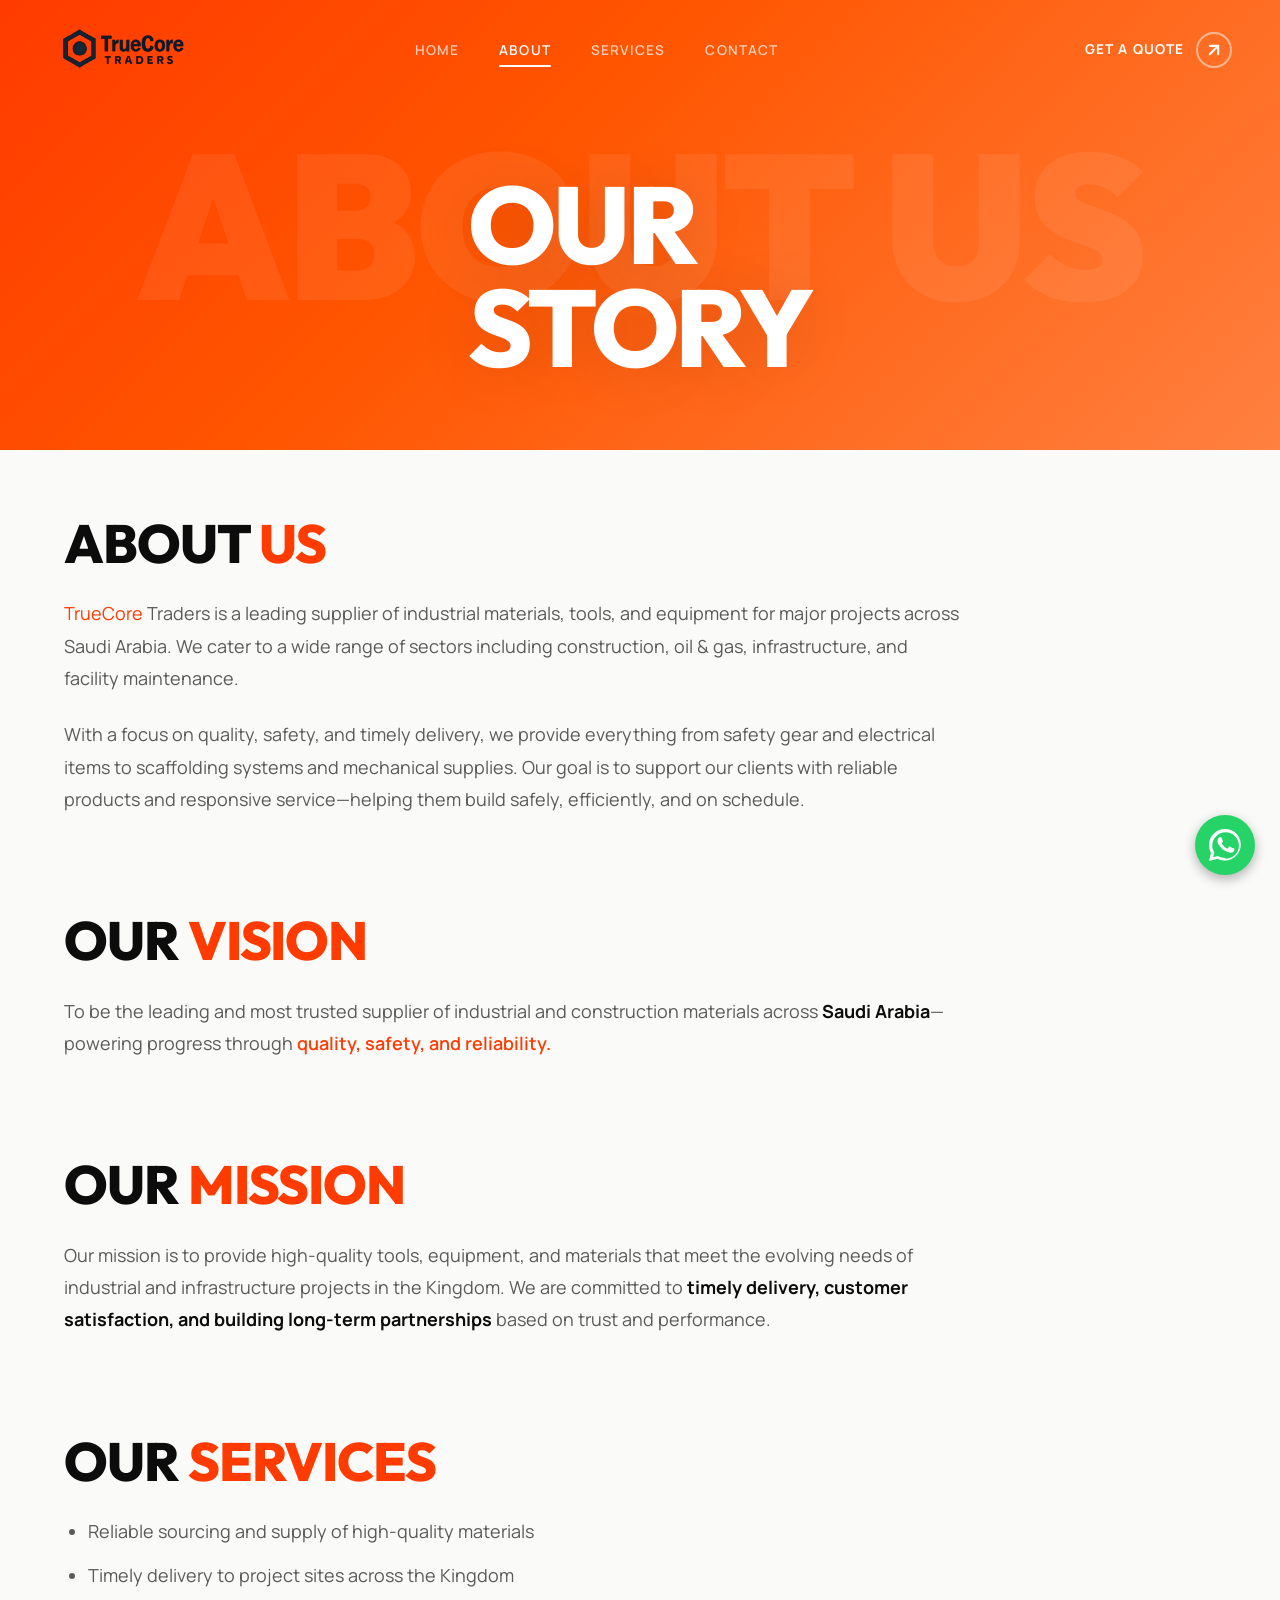
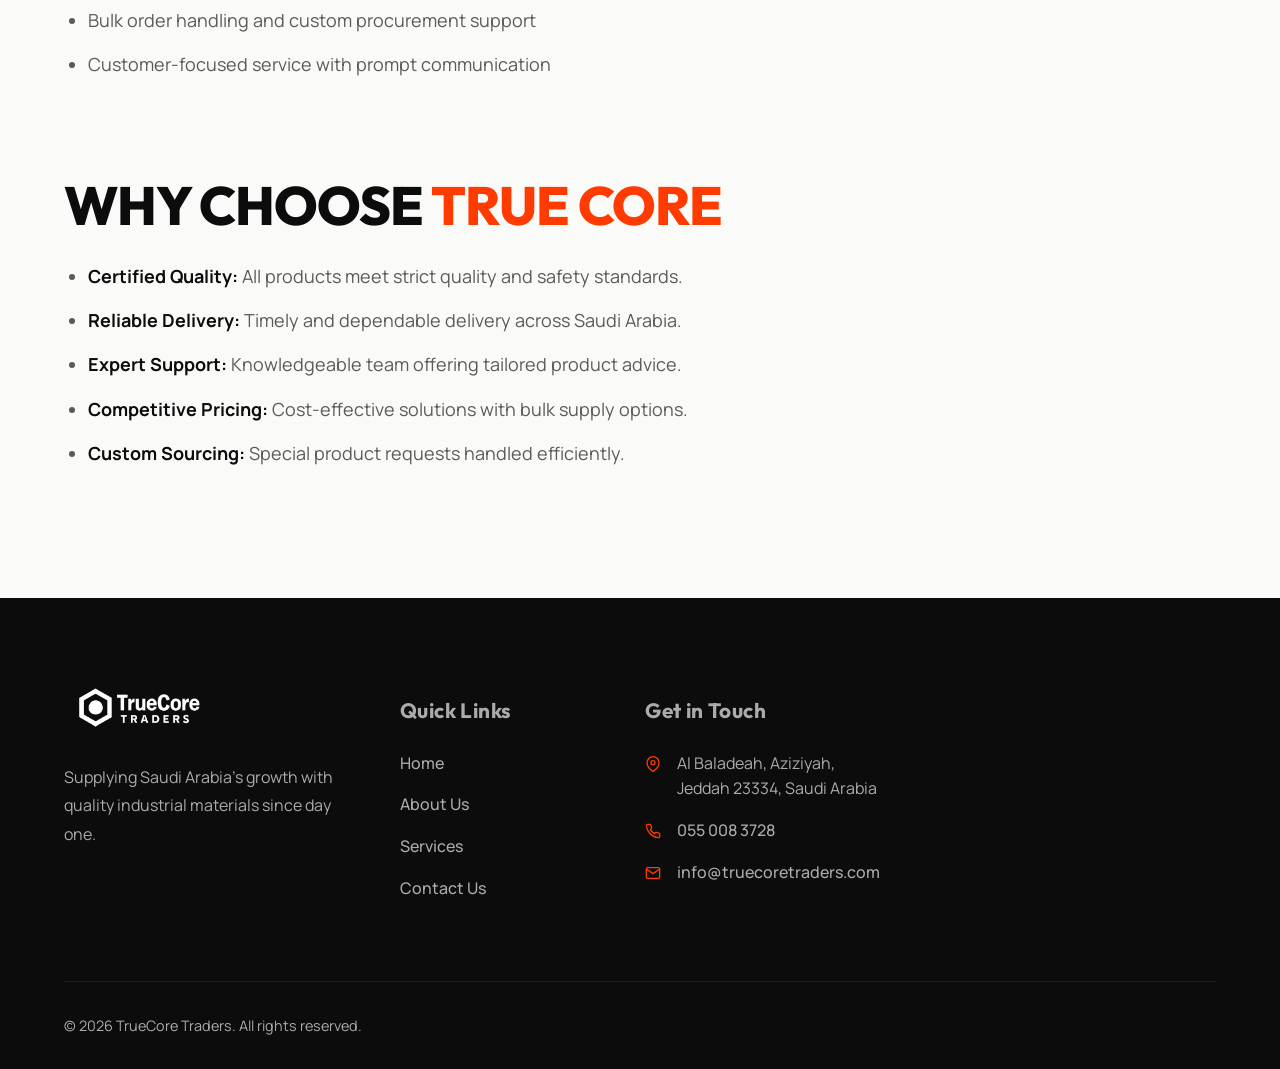
<file: about.html>
<!DOCTYPE html>
<html lang="en">

<head>
    <meta charset="UTF-8">
    <meta name="viewport" content="width=device-width, initial-scale=1.0">
    <title>About Us | TrueCore Traders</title>
    <meta name="description"
        content="Learn about TrueCore Traders — Saudi Arabia's trusted supplier of industrial materials, safety equipment, power tools, and construction supplies.">
    <meta name="keywords"
        content="Safety Equipment, Power & Hand Tools, Electrical Items, Civil & Mechanical Materials, Lifting Equipment, Testing Instruments, Welding Tools & Supplies, Fasteners & Hardware, Lighting Fixtures, Furniture & Plumbing Materials, Cleaning & Maintenance Supplies, Office Supplies, Scaffolding & Access Systems, TrueCore Traders, Saudi Arabia">

    <!-- Favicon -->
    <link rel="icon" type="image/png" href="logo.png">
    <link rel="apple-touch-icon" href="logo.png">

    <!-- Canonical URL -->
    <link rel="canonical" href="https://www.truecoretraders.com/about">

    <!-- Open Graph Tags -->
    <meta property="og:title" content="About Us | TrueCore Traders">
    <meta property="og:description"
        content="Learn about TrueCore Traders — Saudi Arabia's trusted supplier of industrial materials, safety equipment, power tools, and construction supplies.">
    <meta property="og:image" content="https://www.truecoretraders.com/logo.png">
    <meta property="og:url" content="https://www.truecoretraders.com/about">
    <meta property="og:type" content="website">
    <meta property="og:site_name" content="TrueCore Traders">

    <!-- Twitter Card Tags -->
    <meta name="twitter:card" content="summary_large_image">
    <meta name="twitter:title" content="About Us | TrueCore Traders">
    <meta name="twitter:description"
        content="Learn about TrueCore Traders — Saudi Arabia's trusted supplier of industrial materials, safety equipment, power tools, and construction supplies.">
    <meta name="twitter:image" content="https://www.truecoretraders.com/logo.png">

    <link rel="stylesheet" href="styles.css">
    <link
        href="https://fonts.googleapis.com/css2?family=Outfit:wght@400;500;600;700;800;900&family=Manrope:wght@300;400;500;600;700;800&display=swap"
        rel="stylesheet">
    <style>
        .hero.about-hero {
            min-height: 50vh;
            display: flex;
            align-items: center;
            justify-content: center;
            padding-top: 100px;
        }

        .vision-mission-grid {
            display: grid;
            grid-template-columns: repeat(auto-fit, minmax(350px, 1fr));
            gap: 2rem;
            max-width: 1200px;
            margin: 0 auto;
            padding: 4rem 2rem;
        }
    </style>
</head>

<body>

    <!-- Navigation -->
    <nav class="navbar" id="navbar" aria-label="Main navigation">
        <div class="nav-logo">
            <a href="/" style="text-decoration: none; display: flex; align-items: center;">
                <img src="logo.png" alt="TrueCore Logo" class="nav-logo-image">
            </a>
        </div>
        <ul class="nav-links" id="navLinks">
            <li><a href="/">Home</a></li>
            <li><a href="/about" class="active">About</a></li>
            <li><a href="/services">Services</a></li>
            <li><a href="/contact">Contact</a></li>
        </ul>
        <a href="/contact" class="nav-cta" id="btnQuote">
            <span>GET A QUOTE</span>
            <span class="nav-cta-arrow">
                <svg width="20" height="20" viewBox="0 0 24 24" fill="none" stroke="currentColor" stroke-width="2.5"
                    stroke-linecap="round" stroke-linejoin="round">
                    <line x1="7" y1="17" x2="17" y2="7"></line>
                    <polyline points="7 7 17 7 17 17"></polyline>
                </svg>
            </span>
        </a>
        <!-- Mobile Menu Toggle -->
        <button class="mobile-toggle" id="mobileToggle" aria-label="Toggle navigation menu">
            <span></span><span></span><span></span>
        </button>
    </nav>

    <!-- Hero Section -->
    <main class="hero about-hero" id="hero">
        <h1 class="sr-only">About TrueCore Traders — Saudi Arabia's Trusted Industrial Supplier</h1>
        <!-- Background Name Watermark -->
        <div class="hero-watermark" aria-hidden="true">ABOUT US</div>

        <!-- Giant Typography -->
        <div class="hero-headline" style="position: relative; z-index: 10;">
            <span class="hero-word hero-word-1">OUR</span>
            <span class="hero-word hero-word-2">STORY</span>
        </div>
    </main>

    <!-- About, Vision and Mission Section -->
    <section class="about-vision-mission-section" id="about"
        style="background: var(--surface-0); padding: 4rem 4rem 8rem 4rem;">
        <div style="max-width: 1200px; margin: 0 auto; display: flex; flex-direction: column; gap: 6rem;">

            <!-- About Text -->
            <div class="reveal-up" style="--delay: 0s;">
                <h2 class="section-heading" style="margin-bottom: 1.5rem;">
                    ABOUT <span class="text-accent">US</span>
                </h2>
                <p
                    style="color: var(--text-secondary); font-size: 1.125rem; line-height: 1.8; max-width: 900px; font-weight: 400; margin-bottom: 1.5rem;">
                    <span class="text-accent">TrueCore</span> Traders is a leading supplier of industrial materials,
                    tools, and equipment for major projects across Saudi Arabia. We cater to a wide range of sectors
                    including construction, oil & gas, infrastructure, and facility maintenance.
                </p>
                <p
                    style="color: var(--text-secondary); font-size: 1.125rem; line-height: 1.8; max-width: 900px; font-weight: 400;">
                    With a focus on quality, safety, and timely delivery, we provide everything from safety gear and
                    electrical items to scaffolding systems and mechanical supplies. Our goal is to support our clients
                    with reliable products and responsive service—helping them build safely, efficiently, and on
                    schedule.
                </p>
            </div>

            <!-- Vision Text -->
            <div class="reveal-up" style="--delay: 0.2s;">
                <h2 class="section-heading" style="margin-bottom: 1.5rem;">
                    <span style="color: var(--text-primary);">OUR</span>
                    <span style="color: var(--orange-hot);">VISION</span>
                </h2>
                <p
                    style="color: var(--text-secondary); font-size: 1.125rem; line-height: 1.8; max-width: 900px; font-weight: 400;">
                    To be the leading and most trusted supplier of industrial and construction materials across <span
                        style="color: var(--text-primary); font-weight: 700;">Saudi Arabia</span>—powering progress
                    through <span style="color: var(--orange-hot); font-weight: 600;">quality, safety, and
                        reliability.</span>
                </p>
            </div>

            <!-- Mission Text -->
            <div class="reveal-up" style="--delay: 0.4s;">
                <h2 class="section-heading" style="margin-bottom: 1.5rem;">
                    <span style="color: var(--text-primary);">OUR</span>
                    <span style="color: var(--orange-hot);">MISSION</span>
                </h2>
                <p
                    style="color: var(--text-secondary); font-size: 1.125rem; line-height: 1.8; max-width: 900px; font-weight: 400;">
                    Our mission is to provide high-quality tools, equipment, and materials that meet the evolving needs
                    of industrial and infrastructure projects in the Kingdom. We are committed to <span
                        style="color: var(--text-primary); font-weight: 700;">timely delivery, customer satisfaction,
                        and building long-term partnerships</span> based on trust and performance.
                </p>
            </div>

            <!-- Our Services Text -->
            <div class="reveal-up" style="--delay: 0.6s;">
                <h2 class="section-heading" style="margin-bottom: 1.5rem;">
                    OUR <span style="color: var(--orange-hot);">SERVICES</span>
                </h2>
                <ul style="color: var(--text-secondary); font-size: 1.125rem; line-height: 1.8; max-width: 900px; font-weight: 400; padding-left: 1.5rem;">
                    <li style="margin-bottom: 0.75rem;">Reliable sourcing and supply of high-quality materials</li>
                    <li style="margin-bottom: 0.75rem;">Timely delivery to project sites across the Kingdom</li>
                    <li style="margin-bottom: 0.75rem;">Bulk order handling and custom procurement support</li>
                    <li>Customer-focused service with prompt communication</li>
                </ul>
            </div>
            
            <!-- Why Choose Us Text -->
            <div class="reveal-up" style="--delay: 0.8s;">
                <h2 class="section-heading" style="margin-bottom: 1.5rem;">
                    WHY CHOOSE <span style="color: var(--orange-hot);">TRUE CORE</span>
                </h2>
                <ul style="color: var(--text-secondary); font-size: 1.125rem; line-height: 1.8; max-width: 900px; font-weight: 400; padding-left: 1.5rem;">
                    <li style="margin-bottom: 0.75rem;"><strong style="color: var(--text-primary);">Certified Quality:</strong> All products meet strict quality and safety standards.</li>
                    <li style="margin-bottom: 0.75rem;"><strong style="color: var(--text-primary);">Reliable Delivery:</strong> Timely and dependable delivery across Saudi Arabia.</li>
                    <li style="margin-bottom: 0.75rem;"><strong style="color: var(--text-primary);">Expert Support:</strong> Knowledgeable team offering tailored product advice.</li>
                    <li style="margin-bottom: 0.75rem;"><strong style="color: var(--text-primary);">Competitive Pricing:</strong> Cost-effective solutions with bulk supply options.</li>
                    <li><strong style="color: var(--text-primary);">Custom Sourcing:</strong> Special product requests handled efficiently.</li>
                </ul>
            </div>

        </div>
    </section>

    <!-- Footer -->
    <footer class="site-footer" id="contact">
        <div class="footer-grid">
            <div class="footer-brand">
                <div class="footer-logo">
                    <img src="logo.png" alt="TrueCore Logo" class="nav-logo-image">
                </div>
                <p class="footer-tagline">Supplying Saudi Arabia's growth with quality industrial materials since day
                    one.</p>
            </div>

            <div class="footer-col">
                <h4>Quick Links</h4>
                <ul>
                    <li><a href="/">Home</a></li>
                    <li><a href="/about">About Us</a></li>
                    <li><a href="/services">Services</a></li>
                    <li><a href="/contact">Contact Us</a></li>
                </ul>
            </div>


            <div class="footer-col">
                <h4>Get in Touch</h4>
                <ul class="contact-list">
                    <li>
                        <svg width="16" height="16" viewBox="0 0 24 24" fill="none" stroke="currentColor"
                            stroke-width="2">
                            <path d="M21 10c0 7-9 13-9 13s-9-6-9-13a9 9 0 0 1 18 0z"></path>
                            <circle cx="12" cy="10" r="3"></circle>
                        </svg>
                        <span>Al Baladeah, Aziziyah,<br>Jeddah 23334, Saudi Arabia</span>
                    </li>
                    <li>
                        <svg width="16" height="16" viewBox="0 0 24 24" fill="none" stroke="currentColor"
                            stroke-width="2">
                            <path
                                d="M22 16.92v3a2 2 0 01-2.18 2 19.79 19.79 0 01-8.63-3.07 19.5 19.5 0 01-6-6 19.79 19.79 0 01-3.07-8.67A2 2 0 014.11 2h3a2 2 0 012 1.72c.127.96.361 1.903.7 2.81a2 2 0 01-.45 2.11L8.09 9.91a16 16 0 006 6l1.27-1.27a2 2 0 012.11-.45c.907.339 1.85.573 2.81.7A2 2 0 0122 16.92z" />
                        </svg>
                        <a href="tel:0550083728">055 008 3728</a>
                    </li>
                    <li>
                        <svg width="16" height="16" viewBox="0 0 24 24" fill="none" stroke="currentColor"
                            stroke-width="2">
                            <path d="M4 4h16c1.1 0 2 .9 2 2v12c0 1.1-.9 2-2 2H4c-1.1 0-2-.9-2-2V6c0-1.1.9-2 2-2z" />
                            <polyline points="22,6 12,13 2,6" />
                        </svg>
                        <a href="/contact">info@truecoretraders.com</a>
                    </li>

                </ul>
            </div>
        </div>

        <div class="footer-bottom">
            <p>&copy; 2026 TrueCore Traders. All rights reserved.</p>
        </div>
    </footer>

    <script>

        // ===== NAVBAR =====
        window.addEventListener('scroll', () => {
            const scrollTop = document.documentElement.scrollTop;
            const navbar = document.getElementById('navbar');
            if (scrollTop > 80) {
                navbar.classList.add('scrolled');
            } else {
                navbar.classList.remove('scrolled');
            }
        });

        // ===== REVEAL ON SCROLL =====
        const revealElements = document.querySelectorAll('.reveal-up');
        const revealObserver = new IntersectionObserver((entries) => {
            entries.forEach(entry => {
                if (entry.isIntersecting) {
                    entry.target.classList.add('revealed');
                    revealObserver.unobserve(entry.target);
                }
            });
        }, { threshold: 0.15, rootMargin: '0px 0px -50px 0px' });
        revealElements.forEach(el => revealObserver.observe(el));

        // ===== MOBILE MENU =====
        const mobileToggle = document.getElementById('mobileToggle');
        const navLinks = document.getElementById('navLinks');

        if (mobileToggle) {
            mobileToggle.addEventListener('click', () => {
                mobileToggle.classList.toggle('active');
                navLinks.classList.toggle('mobile-open');
            });
        }

        // ===== HERO ENTRANCE ANIMATIONS =====
        document.addEventListener('DOMContentLoaded', () => {
            document.querySelectorAll('.hero-word').forEach((el, i) => {
                setTimeout(() => el.classList.add('visible'), i * 150);
            });
            setTimeout(() => {
                document.querySelector('.hero-watermark')?.classList.add('visible');
            }, 400);
        });
    </script>
    <!-- WhatsApp Sticky Button -->
    <a href="https://wa.me/966550083728" class="whatsapp-sticky" target="_blank" rel="nofollow noopener noreferrer"
        aria-label="Chat on WhatsApp">
        <svg viewBox="0 0 32 32" width="32" height="32" fill="currentColor" xmlns="http://www.w3.org/2000/svg">
            <path
                d="M16.002 0c-8.835 0-16.002 7.165-16.002 16 0 2.825.735 5.485 2.03 7.77L.025 31.968l8.4-2.202c2.205 1.155 4.7 1.815 7.377 1.815 8.835 0 16.002-7.165 16.002-16S24.837 0 16.002 0zm0 28.877c-2.39 0-4.63-.615-6.57-1.685l-.475-.26-4.887 1.282 1.305-4.762-.305-.487c-1.185-1.9-1.815-4.14-1.815-6.49 0-7.355 5.985-13.34 13.342-13.34s13.34 5.985 13.34 13.34c0 7.355-5.985 13.34-13.34 13.34zm7.32-9.98c-.4-.2-2.375-1.175-2.74-1.31-.365-.135-.63-.2-.895.2-.265.4-.1.975-.41 1.375-.31.4-.625.45-1.025.25s-1.695-.625-3.23-2c-1.195-1.07-2-2.395-2.23-2.795-.23-.4-.025-.615.175-.815.18-.18.4-.4.6-.6.2-.2.265-.345.4-.575.135-.23.065-.43-.035-.63s-.895-2.155-1.225-2.95c-.32-.775-.645-.67-.895-.68-.24-.01-.515-.01-.78-.01-.265 0-.695.1-1.06.5s-1.395 1.36-1.395 3.32 1.425 3.85 1.625 4.12c.2.265 2.81 4.29 6.81 6.01 3.52 1.515 4.545 1.55 5.375 1.31.96-.28 2.375-.97 2.71-1.91s.335-1.745.235-1.91c-.1-.165-.365-.265-.765-.465z">
            </path>
        </svg>
    </a>

    <!-- Structured Data (JSON-LD) -->
    <script type="application/ld+json">
    {
        "@context": "https://schema.org",
        "@type": "AboutPage",
        "url": "https://www.truecoretraders.com/about",
        "name": "About TrueCore Traders",
        "description": "Learn about TrueCore Traders — Saudi Arabia's trusted supplier of industrial materials, safety equipment, power tools, and construction supplies.",
        "publisher": {
            "@type": "Organization",
            "name": "TrueCore Traders",
            "url": "https://www.truecoretraders.com",
            "logo": "https://www.truecoretraders.com/logo.png"
        },
        "mainEntity": {
            "@type": "Organization",
            "name": "TrueCore Traders",
            "description": "A leading supplier of industrial materials, tools, and equipment for major projects across Saudi Arabia.",
            "areaServed": {
                "@type": "Country",
                "name": "Saudi Arabia"
            },
            "knowsAbout": ["Industrial Materials", "Safety Equipment", "Power Tools", "Construction Supplies", "Scaffolding", "Welding Equipment"]
        }
    }
    </script>
</body>

</html>
</file>
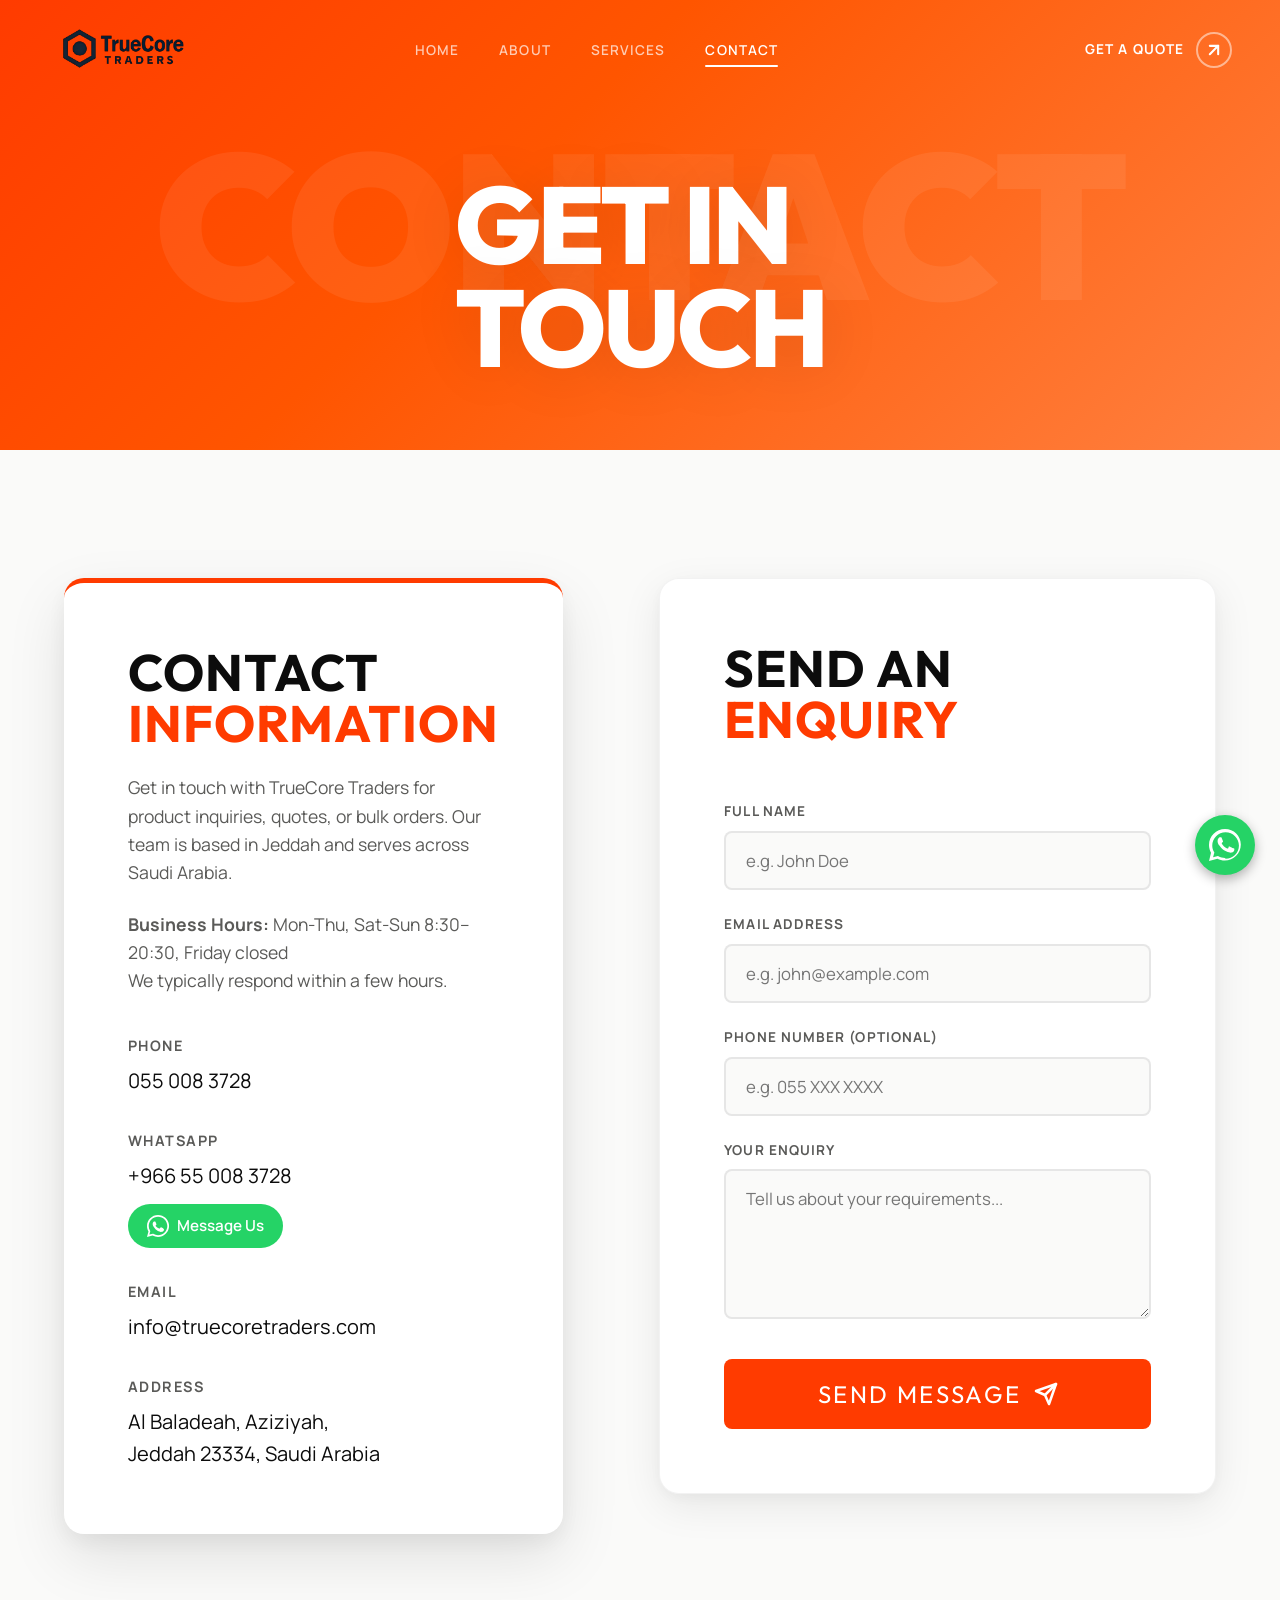
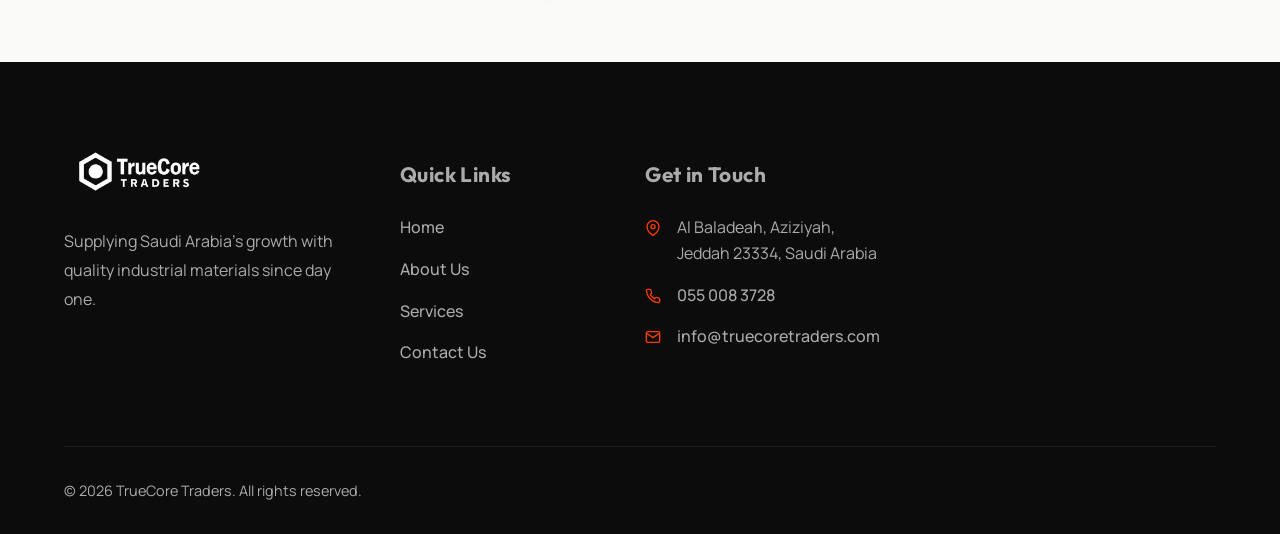
<file: contact.html>
<!DOCTYPE html>
<html lang="en">
<head>
    <meta charset="UTF-8">
    <meta name="viewport" content="width=device-width, initial-scale=1.0">
    <title>Contact Us | TrueCore Traders</title>
    <meta name="description" content="Contact TrueCore Traders in Jeddah, Saudi Arabia. Get a quote for industrial materials, safety equipment, power tools, and construction supplies. Call 055 008 3728.">
    <meta name="keywords" content="Safety Equipment, Power & Hand Tools, Electrical Items, Civil & Mechanical Materials, Lifting Equipment, Testing Instruments, Welding Tools & Supplies, Fasteners & Hardware, Lighting Fixtures, Furniture & Plumbing Materials, Cleaning & Maintenance Supplies, Office Supplies, Scaffolding & Access Systems, TrueCore Traders, Saudi Arabia">
    
    <!-- Favicon -->
    <link rel="icon" type="image/png" href="logo.png">
    <link rel="apple-touch-icon" href="logo.png">
    
    <!-- Canonical URL -->
    <link rel="canonical" href="https://www.truecoretraders.com/contact">
    
    <!-- Open Graph Tags -->
    <meta property="og:title" content="Contact Us | TrueCore Traders">
    <meta property="og:description" content="Contact TrueCore Traders in Jeddah, Saudi Arabia. Get a quote for industrial materials, safety equipment, power tools, and construction supplies.">
    <meta property="og:image" content="https://www.truecoretraders.com/logo.png">
    <meta property="og:url" content="https://www.truecoretraders.com/contact">
    <meta property="og:type" content="website">
    <meta property="og:site_name" content="TrueCore Traders">
    
    <!-- Twitter Card Tags -->
    <meta name="twitter:card" content="summary_large_image">
    <meta name="twitter:title" content="Contact Us | TrueCore Traders">
    <meta name="twitter:description" content="Contact TrueCore Traders in Jeddah, Saudi Arabia. Get a quote for industrial materials, safety equipment, power tools, and construction supplies.">
    <meta name="twitter:image" content="https://www.truecoretraders.com/logo.png">
    
    <link rel="stylesheet" href="styles.css">
    <link href="https://fonts.googleapis.com/css2?family=Outfit:wght@400;500;600;700;800;900&family=Manrope:wght@300;400;500;600;700;800&display=swap" rel="stylesheet">
    <style>
        .hero.contact-hero {
            min-height: 50vh;
            display: flex;
            align-items: center;
            justify-content: center;
            padding-top: 100px;
        }
        .contact-section {
            padding: 8rem 4rem;
            background: var(--surface-0);
        }
        .contact-layout {
            max-width: 1200px;
            margin: 0 auto;
            display: grid;
            grid-template-columns: 1fr 1.2fr;
            gap: 6rem;
            align-items: start;
        }
        
        @media (max-width: 900px) {
            .contact-layout {
                grid-template-columns: 1fr;
                gap: 4rem;
            }
        }

        .contact-info-block {
            background: #ffffff;
            padding: 4rem;
            border-radius: var(--radius-lg);
            border-top: 5px solid var(--orange-hot);
            box-shadow: var(--shadow-xl);
            position: sticky;
            top: 120px;
        }
        .contact-heading {
            font-family: var(--font-heading);
            font-size: 3rem;
            color: var(--orange-hot);
            letter-spacing: 0.05em;
            margin-bottom: 2.5rem;
            line-height: 1;
        }
        .contact-detail {
            font-size: 1.25rem;
            color: var(--text-primary);
            margin-bottom: 2rem;
            display: flex;
            flex-direction: column;
            gap: 0.5rem;
        }
        .contact-detail-label {
            font-size: 0.9rem;
            color: var(--text-secondary);
            text-transform: uppercase;
            letter-spacing: 0.1em;
            font-weight: 700;
        }
        
        /* Form Styles */
        .contact-form {
            display: flex;
            flex-direction: column;
            gap: 1.5rem;
            background: var(--surface-1);
            padding: 4rem;
            border-radius: var(--radius-lg);
            border: 1px solid rgba(0,0,0,0.05);
            box-shadow: var(--shadow-lg);
        }
        .form-group {
            display: flex;
            flex-direction: column;
            gap: 0.5rem;
        }
        .form-label {
            font-weight: 700;
            color: var(--text-secondary);
            font-size: 0.85rem;
            text-transform: uppercase;
            letter-spacing: 0.08em;
        }
        .form-input {
            padding: 1rem 1.25rem;
            border: 2px solid rgba(0,0,0,0.08);
            border-radius: var(--radius-sm);
            font-family: var(--font-body);
            font-size: 1.05rem;
            background: var(--surface-0);
            transition: border-color 0.3s, box-shadow 0.3s;
            color: var(--text-primary);
        }
        .form-input:focus {
            outline: none;
            border-color: var(--orange-hot);
            box-shadow: 0 0 0 4px var(--orange-subtle);
        }
        textarea.form-input {
            resize: vertical;
            min-height: 150px;
        }
        .submit-btn {
            background: var(--orange-hot);
            color: #fff;
            border: none;
            padding: 1.25rem 2rem;
            font-family: var(--font-heading);
            font-size: 1.5rem;
            letter-spacing: 0.1em;
            cursor: pointer;
            border-radius: var(--radius-sm);
            transition: transform 0.3s, background 0.3s;
            margin-top: 1rem;
            display: flex;
            justify-content: center;
            align-items: center;
            gap: 0.75rem;
        }
        .submit-btn:hover {
            background: var(--orange-deep);
            transform: translateY(-2px);
        }
        
        @media (max-width: 768px) {
            .contact-section {
                padding: 4rem 1.5rem;
            }
            .contact-info-block,
            .contact-form {
                padding: 2.5rem 1.5rem;
            }
            .contact-heading {
                font-size: 2.2rem;
                margin-bottom: 1.5rem;
            }
        }
    </style>
</head>
<body>

    <!-- Navigation -->
    <nav class="navbar" id="navbar" aria-label="Main navigation">
        <div class="nav-logo">
            <a href="/" style="text-decoration: none; display: flex; align-items: center;">
                <img src="logo.png" alt="TrueCore Logo" class="nav-logo-image">
            </a>
        </div>
        <ul class="nav-links" id="navLinks">
            <li><a href="/">Home</a></li>
            <li><a href="/about">About</a></li>
            <li><a href="/services">Services</a></li>
            <li><a href="/contact" class="active">Contact</a></li>
        </ul>
        <a href="/contact" class="nav-cta" id="btnQuote">
            <span>GET A QUOTE</span>
            <span class="nav-cta-arrow">
                <svg width="20" height="20" viewBox="0 0 24 24" fill="none" stroke="currentColor" stroke-width="2.5" stroke-linecap="round" stroke-linejoin="round">
                    <line x1="7" y1="17" x2="17" y2="7"></line>
                    <polyline points="7 7 17 7 17 17"></polyline>
                </svg>
            </span>
        </a>
        <!-- Mobile Menu Toggle -->
        <button class="mobile-toggle" id="mobileToggle" aria-label="Toggle navigation menu">
            <span></span><span></span><span></span>
        </button>
    </nav>

    <!-- Hero Section -->
    <main class="hero contact-hero" id="hero">
        <h1 class="sr-only">Contact TrueCore Traders — Get a Quote Today</h1>
        <div class="hero-watermark" aria-hidden="true">CONTACT</div>

        <div class="hero-headline" style="position: relative; z-index: 10;">
            <span class="hero-word hero-word-1">GET IN</span>
            <span class="hero-word hero-word-2">TOUCH</span>
        </div>
    </main>

    <!-- Main Content Section -->
    <section class="contact-section">
        <div class="contact-layout">
            
            <div class="reveal-up" style="--delay: 0s;">
                <div class="contact-info-block">
                    <h2 style="font-family: var(--font-heading); font-size: clamp(2.5rem, 4vw, 3.5rem); line-height: 1; letter-spacing: 0.02em; margin-bottom: 1.5rem; color: var(--text-primary);">
                        CONTACT <span style="color: var(--orange-hot);">INFORMATION</span>
                    </h2>
                    
                    <p style="color: var(--text-secondary); font-size: 1.1rem; line-height: 1.6; margin-bottom: 1.5rem;">
                        Get in touch with TrueCore Traders for product inquiries, quotes, or bulk orders. Our team is based in Jeddah and serves across Saudi Arabia.
                    </p>
                    <p style="color: var(--text-secondary); font-size: 1.1rem; line-height: 1.6; margin-bottom: 2.5rem;">
                        <strong>Business Hours:</strong> Mon-Thu, Sat-Sun 8:30–20:30, Friday closed<br>
                        We typically respond within a few hours.
                    </p>
                    
                    <div class="contact-detail">
                        <span class="contact-detail-label">Phone</span>
                        <a href="tel:0550083728" style="color: var(--text-primary); text-decoration: none;">055 008 3728</a>
                    </div>
                    
                    <div class="contact-detail">
                        <span class="contact-detail-label">WhatsApp</span>
                        <a href="https://wa.me/966550083728" target="_blank" rel="nofollow" style="color: var(--text-primary); text-decoration: none;">+966 55 008 3728</a>
                        <a href="https://wa.me/966550083728" target="_blank" rel="nofollow" class="whatsapp-inline-btn">
                            <svg width="22" height="22" viewBox="0 0 24 24" fill="currentColor" xmlns="http://www.w3.org/2000/svg"><path d="M12.031 0C5.398 0 0 5.4 0 12.032c0 2.12.553 4.184 1.597 5.992L0 24l6.115-1.603A12.012 12.012 0 0012.031 24c6.632 0 12.031-5.4 12.031-12.032C24.062 5.4 18.663 0 12.031 0zm0 22.01c-1.844 0-3.642-.495-5.215-1.428l-.374-.222-3.876 1.015 1.034-3.78-.244-.388C2.392 15.65 1.895 13.87 1.895 12.031 1.895 6.444 6.442 1.894 12.031 1.894c5.589 0 10.137 4.549 10.137 10.138 0 5.587-4.548 10.137-10.137 10.137zm5.556-7.585c-.304-.152-1.802-.89-2.08-.992-.279-.101-.482-.152-.685.152-.202.304-.784.991-.962 1.194-.177.203-.355.228-.66.076-1.523-.761-2.73-1.425-3.805-2.812-.276-.358-.027-.552.124-.702.136-.135.304-.355.457-.532.152-.178.203-.304.304-.507.102-.203.05-.38-.025-.533-.076-.152-.685-1.648-.938-2.257-.247-.591-.498-.512-.685-.521-.177-.008-.38-.01-.583-.01-.202 0-.532.076-.81.38-.279.304-1.065 1.039-1.065 2.535s1.09 2.94 1.242 3.143c.152.202 2.14 3.266 5.184 4.58.723.313 1.287.5 1.727.64.726.231 1.387.198 1.905.12.58-.088 1.802-.736 2.055-1.447.254-.71.254-1.318.178-1.447-.076-.126-.28-.202-.584-.355z"/></svg>
                            Message Us
                        </a>
                    </div>
                    
                    <div class="contact-detail">
                        <span class="contact-detail-label">Email</span>
                        <a href="/contact" style="color: var(--text-primary); text-decoration: none;">info@truecoretraders.com</a>
                    </div>
                    
                    <div class="contact-detail" style="margin-bottom: 0;">
                        <span class="contact-detail-label">Address</span>
                        <span style="color: var(--text-primary); line-height: 1.6;">Al Baladeah, Aziziyah,<br>Jeddah 23334, Saudi Arabia</span>
                    </div>
                </div>
            </div>
            
            <div class="reveal-up" style="--delay: 0.2s;">
                <form class="contact-form" id="contactForm" action="https://formspree.io/f/maeybzye" method="POST">
                    <!-- Formspree Custom Subject -->
                    <input type="hidden" name="_subject" value="New Enquiry from TrueCore Website!">
                    
                    <h2 style="font-family: var(--font-heading); font-size: clamp(2.5rem, 4vw, 3.5rem); line-height: 1; letter-spacing: 0.02em; margin-bottom: 2rem; color: var(--text-primary);">
                        SEND AN <span style="color: var(--orange-hot);">ENQUIRY</span>
                    </h2>

                    <div class="form-group">
                        <label class="form-label" for="name">Full Name</label>
                        <input type="text" id="name" name="name" class="form-input" placeholder="e.g. John Doe" required>
                    </div>
                    
                    <div class="form-group">
                        <label class="form-label" for="email">Email Address</label>
                        <input type="email" id="email" name="email" class="form-input" placeholder="e.g. john@example.com" required>
                    </div>
                    
                    <div class="form-group">
                        <label class="form-label" for="phone">Phone Number (Optional)</label>
                        <input type="tel" id="phone" name="phone" class="form-input" placeholder="e.g. 055 XXX XXXX">
                    </div>
                    
                    <div class="form-group">
                        <label class="form-label" for="message">Your Enquiry</label>
                        <textarea id="message" name="message" class="form-input" placeholder="Tell us about your requirements..." required></textarea>
                    </div>
                    
                    <button type="submit" class="submit-btn" id="submitBtn">
                        <span>SEND MESSAGE</span>
                        <svg width="24" height="24" viewBox="0 0 24 24" fill="none" stroke="currentColor" stroke-width="2.5" stroke-linecap="round" stroke-linejoin="round">
                            <line x1="22" y1="2" x2="11" y2="13"></line>
                            <polygon points="22 2 15 22 11 13 2 9 22 2"></polygon>
                        </svg>
                    </button>
                    <div id="formStatus" style="margin-top: 1rem; font-weight: 600; text-align: center; display: none;"></div>
                </form>
            </div>
            
        </div>
    </section>

    <!-- Footer -->
    <footer class="site-footer" id="contact">
        <div class="footer-grid">
            <div class="footer-brand">
                <div class="footer-logo">
                    <img src="logo.png" alt="TrueCore Logo" class="nav-logo-image">
                </div>
                <p class="footer-tagline">Supplying Saudi Arabia's growth with quality industrial materials since day one.</p>
            </div>

            <div class="footer-col">
                <h4>Quick Links</h4>
                <ul>
                    <li><a href="/">Home</a></li>
                    <li><a href="/about">About Us</a></li>
                    <li><a href="/services">Services</a></li>
                    <li><a href="/contact">Contact Us</a></li>
                </ul>
            </div>


            <div class="footer-col">
                <h4>Get in Touch</h4>
                <ul class="contact-list">
                    <li>
                        <svg width="16" height="16" viewBox="0 0 24 24" fill="none" stroke="currentColor" stroke-width="2"><path d="M21 10c0 7-9 13-9 13s-9-6-9-13a9 9 0 0 1 18 0z"></path><circle cx="12" cy="10" r="3"></circle></svg>
                        <span>Al Baladeah, Aziziyah,<br>Jeddah 23334, Saudi Arabia</span>
                    </li>
                    <li>
                        <svg width="16" height="16" viewBox="0 0 24 24" fill="none" stroke="currentColor" stroke-width="2"><path d="M22 16.92v3a2 2 0 01-2.18 2 19.79 19.79 0 01-8.63-3.07 19.5 19.5 0 01-6-6 19.79 19.79 0 01-3.07-8.67A2 2 0 014.11 2h3a2 2 0 012 1.72c.127.96.361 1.903.7 2.81a2 2 0 01-.45 2.11L8.09 9.91a16 16 0 006 6l1.27-1.27a2 2 0 012.11-.45c.907.339 1.85.573 2.81.7A2 2 0 0122 16.92z"/></svg>
                        <a href="tel:0550083728">055 008 3728</a>
                    </li>
                    <li>
                        <svg width="16" height="16" viewBox="0 0 24 24" fill="none" stroke="currentColor" stroke-width="2"><path d="M4 4h16c1.1 0 2 .9 2 2v12c0 1.1-.9 2-2 2H4c-1.1 0-2-.9-2-2V6c0-1.1.9-2 2-2z"/><polyline points="22,6 12,13 2,6"/></svg>
                        <a href="/contact">info@truecoretraders.com</a>
                    </li>

                </ul>
            </div>
        </div>

        <div class="footer-bottom">
            <p>&copy; 2026 TrueCore Traders. All rights reserved.</p>
        </div>
    </footer>

    <script>

        // ===== NAVBAR =====
        window.addEventListener('scroll', () => {
            const scrollTop = document.documentElement.scrollTop;
            const navbar = document.getElementById('navbar');
            if (scrollTop > 80) {
                navbar.classList.add('scrolled');
            } else {
                navbar.classList.remove('scrolled');
            }
        });

        // ===== REVEAL ON SCROLL =====
        const revealElements = document.querySelectorAll('.reveal-up');
        const revealObserver = new IntersectionObserver((entries) => {
            entries.forEach(entry => {
                if (entry.isIntersecting) {
                    entry.target.classList.add('revealed');
                    revealObserver.unobserve(entry.target);
                }
            });
        }, { threshold: 0.15, rootMargin: '0px 0px -50px 0px' });
        revealElements.forEach(el => revealObserver.observe(el));

        // ===== MOBILE MENU =====
        const mobileToggle = document.getElementById('mobileToggle');
        const navLinks = document.getElementById('navLinks');

        if (mobileToggle) {
            mobileToggle.addEventListener('click', () => {
                mobileToggle.classList.toggle('active');
                navLinks.classList.toggle('mobile-open');
            });
        }

        // ===== HERO ENTRANCE ANIMATIONS =====
        document.addEventListener('DOMContentLoaded', () => {
            document.querySelectorAll('.hero-word').forEach((el, i) => {
                setTimeout(() => el.classList.add('visible'), i * 150);
            });
            setTimeout(() => {
                document.querySelector('.hero-watermark')?.classList.add('visible');
            }, 400);
        });
        // ===== FORMSPREE AJAX SUBMISSION =====
        const contactForm = document.getElementById('contactForm');
        const formStatus = document.getElementById('formStatus');
        const submitBtn = document.getElementById('submitBtn');

        if (contactForm) {
            contactForm.addEventListener('submit', async function(e) {
                e.preventDefault();
                
                // Change button state
                const originalBtnHtml = submitBtn.innerHTML;
                submitBtn.innerHTML = '<span>SENDING...</span>';
                submitBtn.style.opacity = '0.7';
                submitBtn.style.pointerEvents = 'none';

                const data = new FormData(contactForm);
                
                try {
                    const response = await fetch(contactForm.action, {
                        method: contactForm.method,
                        body: data,
                        headers: {
                            'Accept': 'application/json'
                        }
                    });
                    
                    if (response.ok) {
                        formStatus.innerHTML = '<span style="color: #16a34a;">✅ Message sent successfully! We will get back to you shortly.</span>';
                        formStatus.style.display = 'block';
                        contactForm.reset();
                    } else {
                        formStatus.innerHTML = '<span style="color: #dc2626;">❌ Oops! There was a problem submitting your form.</span>';
                        formStatus.style.display = 'block';
                    }
                } catch (error) {
                    formStatus.innerHTML = '<span style="color: #dc2626;">❌ Oops! There was a network error. Please try again.</span>';
                    formStatus.style.display = 'block';
                }
                
                // Restore button
                submitBtn.innerHTML = originalBtnHtml;
                submitBtn.style.opacity = '1';
                submitBtn.style.pointerEvents = 'auto';
            });
        }
    </script>
    <!-- WhatsApp Sticky Button -->
    <a href="https://wa.me/966550083728" class="whatsapp-sticky" target="_blank" rel="nofollow noopener noreferrer" aria-label="Chat on WhatsApp">
        <svg viewBox="0 0 32 32" width="32" height="32" fill="currentColor" xmlns="http://www.w3.org/2000/svg">
            <path d="M16.002 0c-8.835 0-16.002 7.165-16.002 16 0 2.825.735 5.485 2.03 7.77L.025 31.968l8.4-2.202c2.205 1.155 4.7 1.815 7.377 1.815 8.835 0 16.002-7.165 16.002-16S24.837 0 16.002 0zm0 28.877c-2.39 0-4.63-.615-6.57-1.685l-.475-.26-4.887 1.282 1.305-4.762-.305-.487c-1.185-1.9-1.815-4.14-1.815-6.49 0-7.355 5.985-13.34 13.342-13.34s13.34 5.985 13.34 13.34c0 7.355-5.985 13.34-13.34 13.34zm7.32-9.98c-.4-.2-2.375-1.175-2.74-1.31-.365-.135-.63-.2-.895.2-.265.4-.1.975-.41 1.375-.31.4-.625.45-1.025.25s-1.695-.625-3.23-2c-1.195-1.07-2-2.395-2.23-2.795-.23-.4-.025-.615.175-.815.18-.18.4-.4.6-.6.2-.2.265-.345.4-.575.135-.23.065-.43-.035-.63s-.895-2.155-1.225-2.95c-.32-.775-.645-.67-.895-.68-.24-.01-.515-.01-.78-.01-.265 0-.695.1-1.06.5s-1.395 1.36-1.395 3.32 1.425 3.85 1.625 4.12c.2.265 2.81 4.29 6.81 6.01 3.52 1.515 4.545 1.55 5.375 1.31.96-.28 2.375-.97 2.71-1.91s.335-1.745.235-1.91c-.1-.165-.365-.265-.765-.465z"></path>
        </svg>
    </a>

    <!-- Structured Data (JSON-LD) -->
    <script type="application/ld+json">
    {
        "@context": "https://schema.org",
        "@type": "ContactPage",
        "url": "https://www.truecoretraders.com/contact",
        "name": "Contact TrueCore Traders",
        "description": "Get in touch with TrueCore Traders for industrial materials and supplies in Saudi Arabia.",
        "publisher": {
            "@type": "Organization",
            "name": "TrueCore Traders"
        },
        "mainEntity": {
            "@type": "LocalBusiness",
            "name": "TrueCore Traders",
            "telephone": "+966550083728",
            "email": "info@truecoretraders.com",
            "address": {
                "@type": "PostalAddress",
                "streetAddress": "Al Baladeah, Aziziyah",
                "addressLocality": "Jeddah",
                "postalCode": "23334",
                "addressCountry": "SA"
            }
        }
    }
    </script>
</body>
</html>
</file>
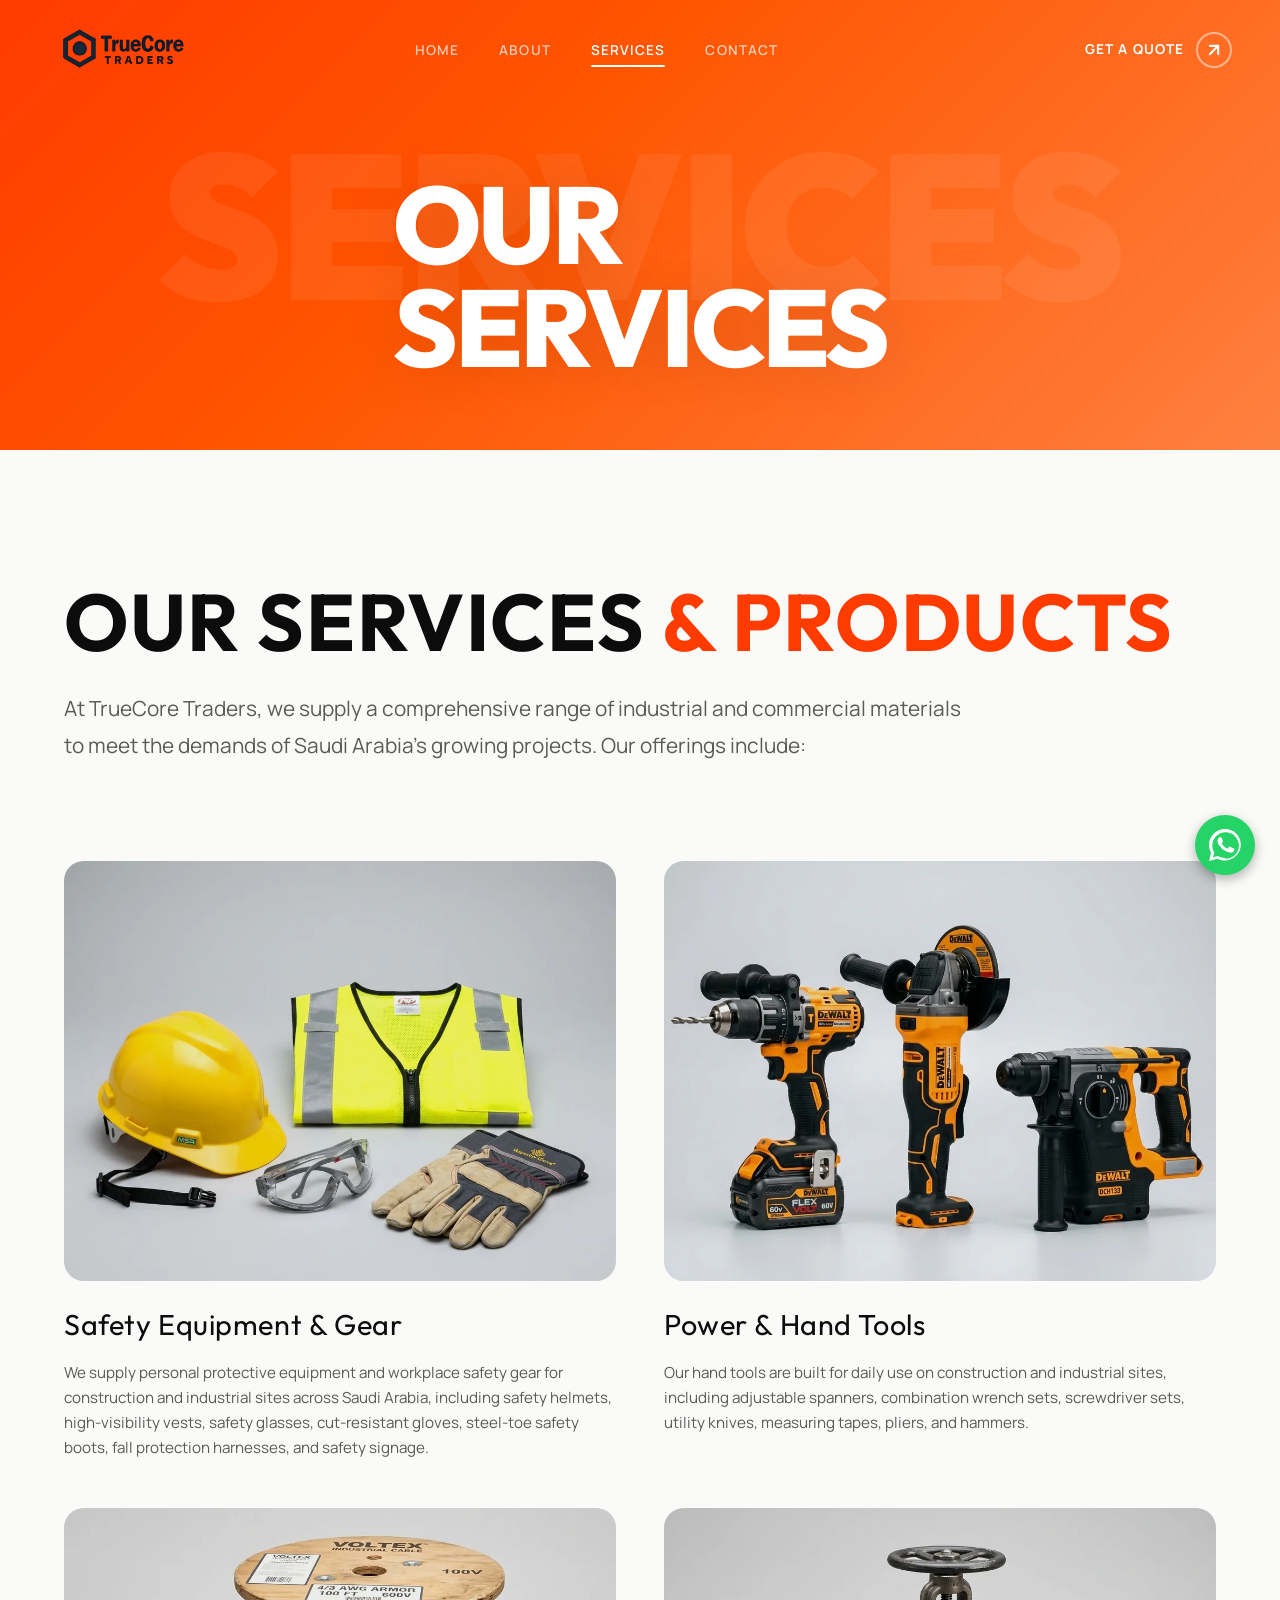
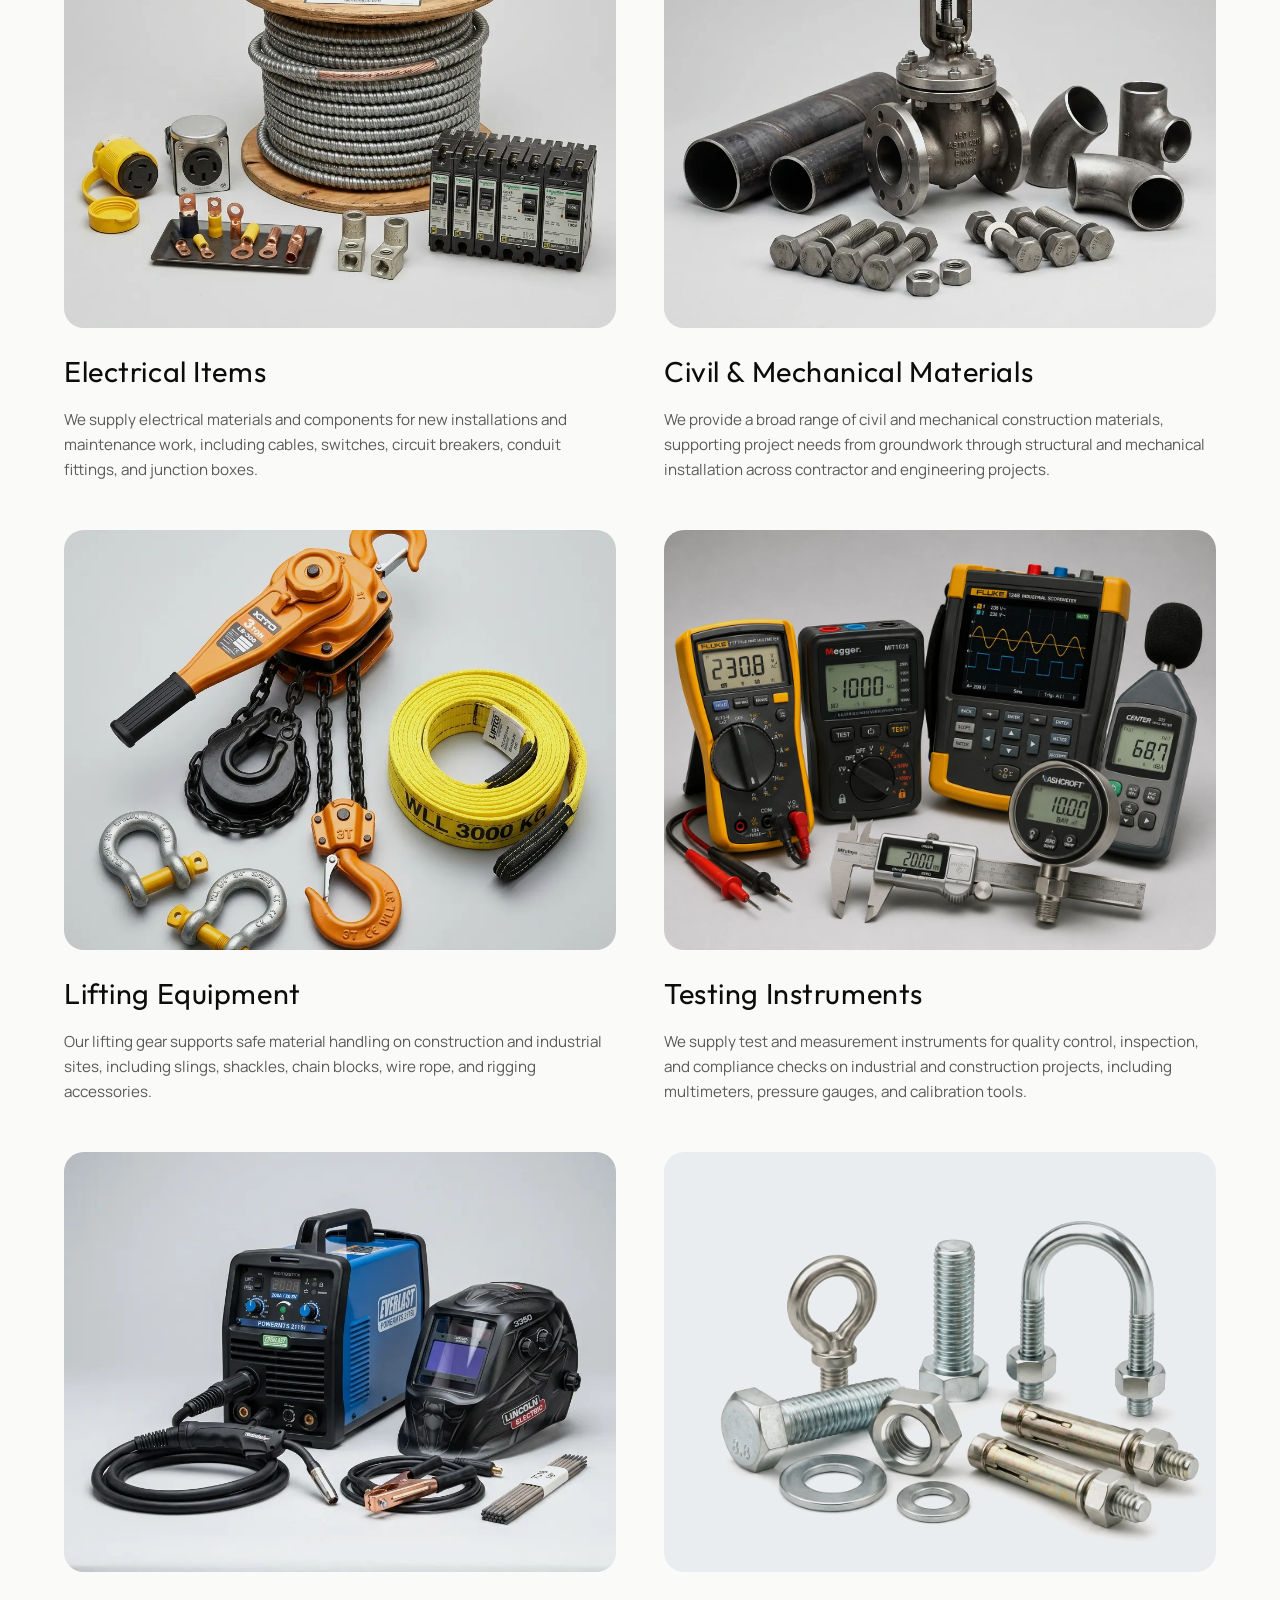
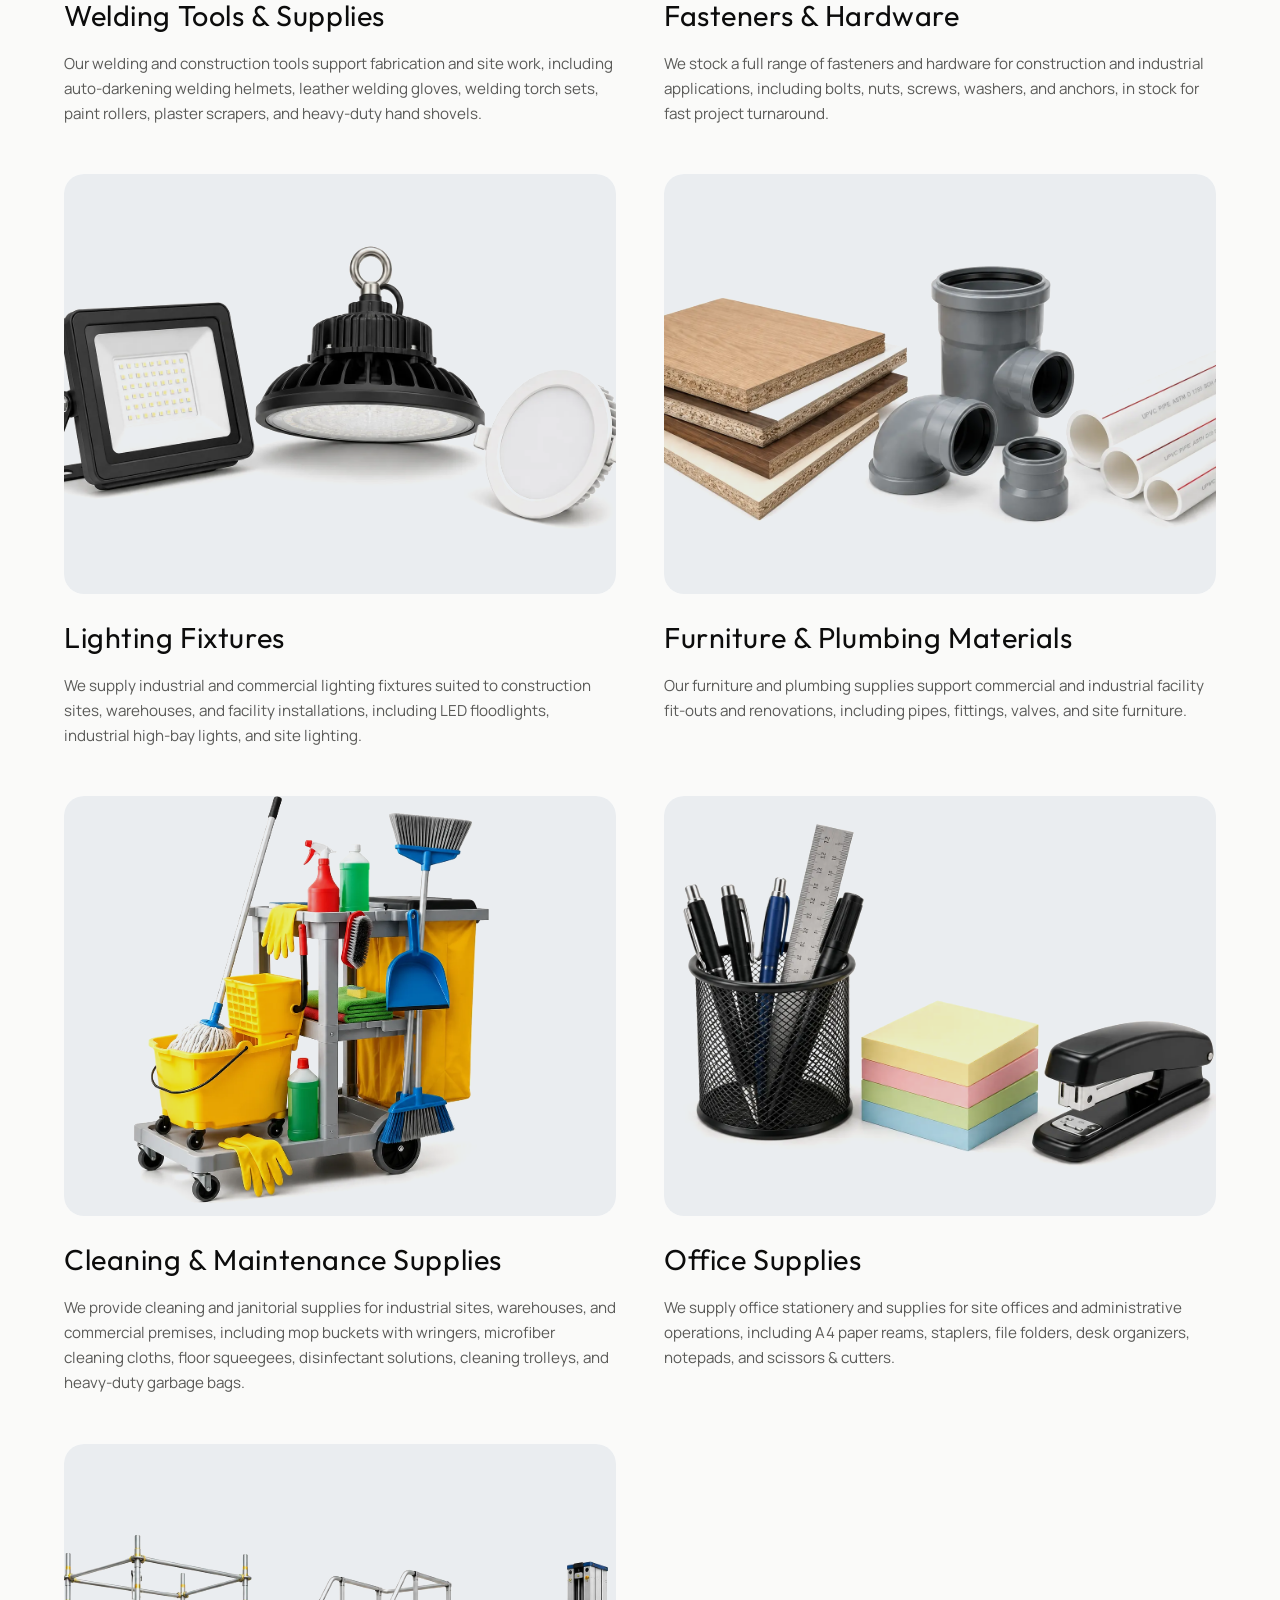
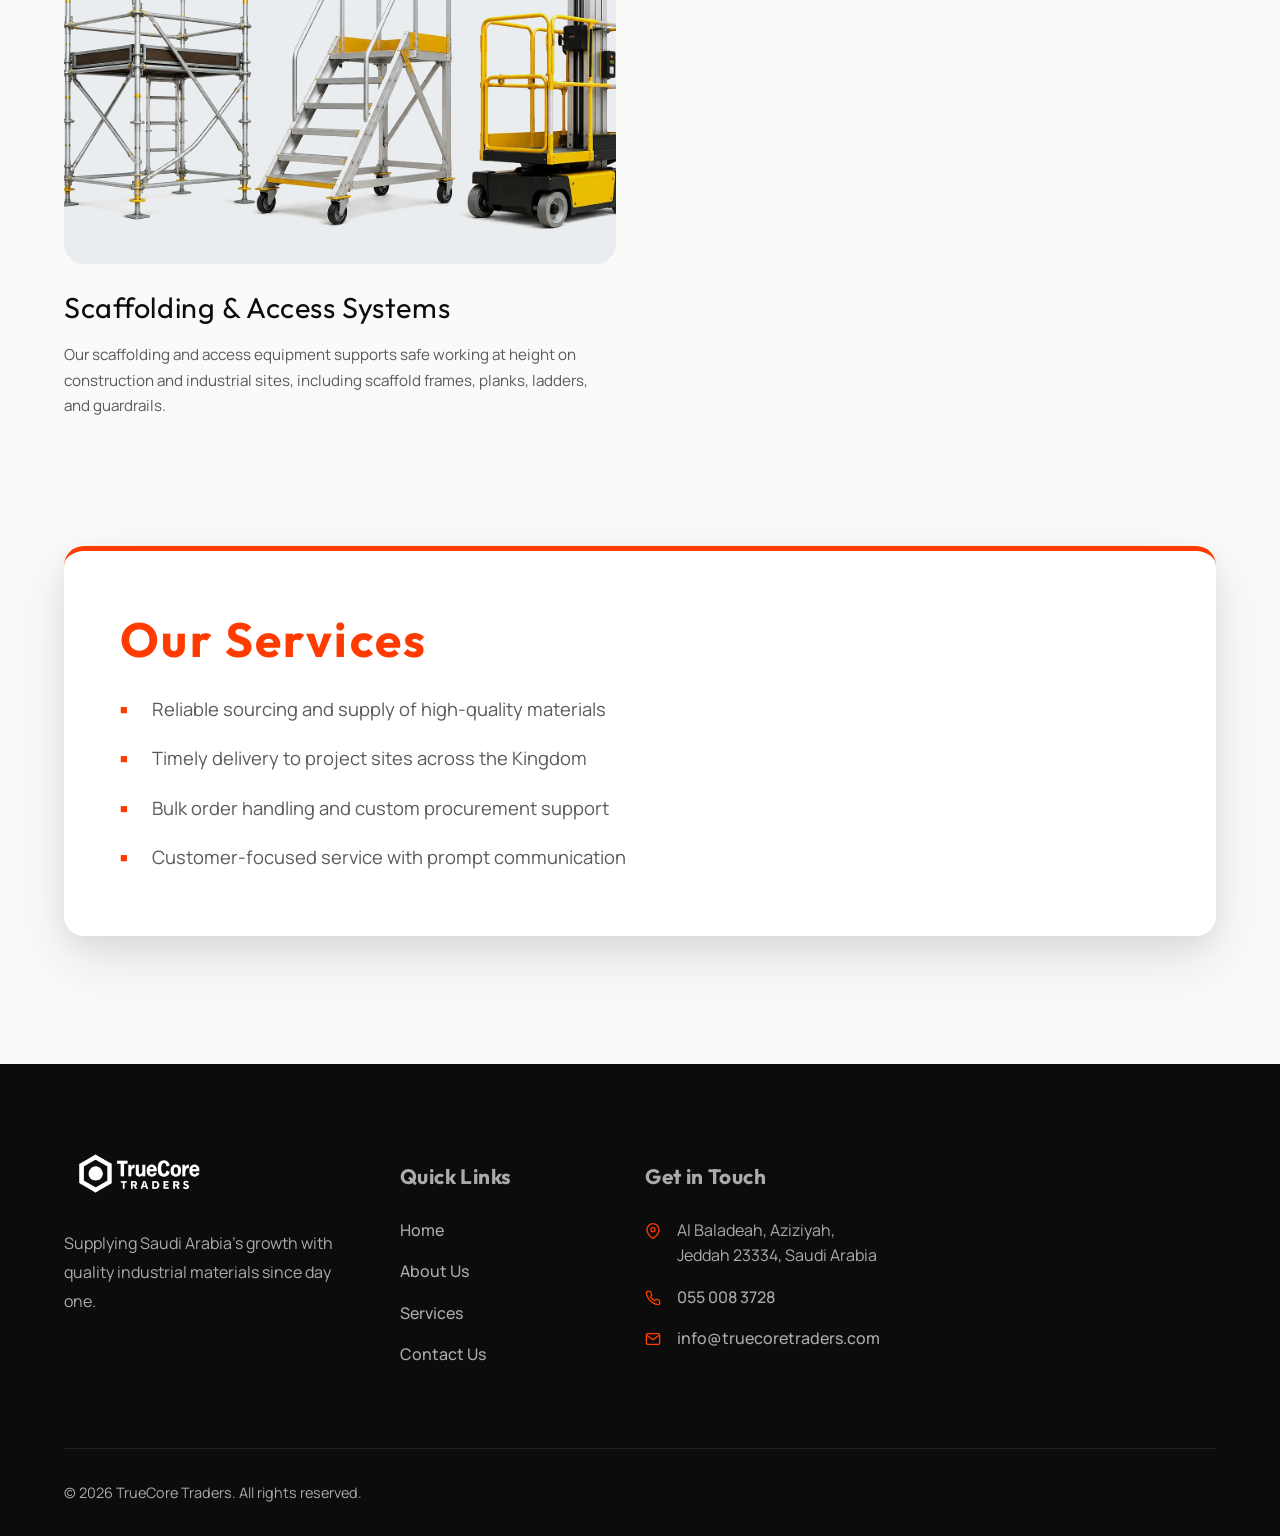
<file: services.html>
<!DOCTYPE html>
<html lang="en">

<head>
    <meta charset="UTF-8">
    <meta name="viewport" content="width=device-width, initial-scale=1.0">
    <title>Our Services & Products | TrueCore Traders</title>
    <meta name="description"
        content="Explore TrueCore Traders' full range of industrial supplies — safety equipment, power tools, electrical items, welding supplies, scaffolding, and more across Saudi Arabia.">
    <meta name="keywords" content="Safety Equipment, Power & Hand Tools, Electrical Items, Civil & Mechanical Materials, Lifting Equipment, Testing Instruments, Welding Tools & Supplies, Fasteners & Hardware, Lighting Fixtures, Furniture & Plumbing Materials, Cleaning & Maintenance Supplies, Office Supplies, Scaffolding & Access Systems, TrueCore Traders, Saudi Arabia">
        
    <!-- Favicon -->
    <link rel="icon" type="image/png" href="logo.png">
    <link rel="apple-touch-icon" href="logo.png">
    
    <!-- Canonical URL -->
    <link rel="canonical" href="https://www.truecoretraders.com/services">
    
    <!-- Open Graph Tags -->
    <meta property="og:title" content="Our Services & Products | TrueCore Traders">
    <meta property="og:description" content="Explore TrueCore Traders' full range of industrial supplies — safety equipment, power tools, electrical items, welding supplies, scaffolding, and more across Saudi Arabia.">
    <meta property="og:image" content="https://www.truecoretraders.com/logo.png">
    <meta property="og:url" content="https://www.truecoretraders.com/services">
    <meta property="og:type" content="website">
    <meta property="og:site_name" content="TrueCore Traders">
    
    <!-- Twitter Card Tags -->
    <meta name="twitter:card" content="summary_large_image">
    <meta name="twitter:title" content="Our Services & Products | TrueCore Traders">
    <meta name="twitter:description" content="Explore TrueCore Traders' full range of industrial supplies — safety equipment, power tools, electrical items, welding supplies, scaffolding, and more across Saudi Arabia.">
    <meta name="twitter:image" content="https://www.truecoretraders.com/logo.png">
    
    <link rel="stylesheet" href="styles.css">
    <link
        href="https://fonts.googleapis.com/css2?family=Outfit:wght@400;500;600;700;800;900&family=Manrope:wght@300;400;500;600;700;800&display=swap"
        rel="stylesheet">
    <style>
        .hero.services-hero {
            min-height: 50vh;
            display: flex;
            align-items: center;
            justify-content: center;
            padding-top: 100px;
        }

        .services-page-section {
            padding: 8rem 4rem;
            background: var(--surface-0);
        }

        .services-layout {
            max-width: 1300px;
            margin: 0 auto;
            display: grid;
            grid-template-columns: 1fr;
            gap: 4rem;
        }

        .services-intro {
            font-size: 1.3rem;
            color: var(--text-secondary);
            line-height: 1.8;
            max-width: 900px;
            margin-bottom: 2rem;
        }

        .services-grid {
            display: grid;
            grid-template-columns: repeat(auto-fit, minmax(450px, 1fr));
            gap: 3rem;
        }

        .service-card-lg {
            background: #ffffff;
            border-radius: var(--radius-lg);
            padding: 4rem 3.5rem;
            box-shadow: var(--shadow-xl);
            position: relative;
            overflow: hidden;
            border-top: 5px solid var(--orange-hot);
        }

        .service-card-lg h3 {
            font-family: var(--font-heading);
            font-size: 3rem;
            color: var(--orange-hot);
            letter-spacing: 0.05em;
            margin-bottom: 2.5rem;
            display: flex;
            align-items: center;
            gap: 1rem;
            line-height: 1;
        }

        .custom-list {
            list-style: none;
            padding: 0;
            display: flex;
            flex-direction: column;
            gap: 1.25rem;
            position: relative;
            z-index: 2;
        }

        .custom-list li {
            position: relative;
            padding-left: 2rem;
            font-size: 1.15rem;
            color: var(--text-secondary);
            line-height: 1.6;
        }

        .custom-list li::before {
            content: '■';
            position: absolute;
            left: 0;
            top: 4px;
            color: var(--orange-hot);
            font-size: 0.8rem;
        }
        
        @media (max-width: 768px) {
            .services-page-section {
                padding: 4rem 1.5rem;
            }
            .services-grid {
                grid-template-columns: 1fr;
            }
            .service-card-lg {
                padding: 2.5rem 1.5rem;
            }
            .service-card-lg h3 {
                font-size: 2.2rem;
                margin-bottom: 1.5rem;
            }
            .services-intro {
                font-size: 1.1rem;
            }
        }
    </style>
</head>

<body>

    <!-- Navigation -->
    <nav class="navbar" id="navbar" aria-label="Main navigation">
        <div class="nav-logo">
            <a href="/" style="text-decoration: none; display: flex; align-items: center;">
                <img src="logo.png" alt="TrueCore Logo" class="nav-logo-image">
            </a>
        </div>
        <ul class="nav-links" id="navLinks">
            <li><a href="/">Home</a></li>
            <li><a href="/about">About</a></li>
            <li><a href="/services" class="active">Services</a></li>
            <li><a href="/contact">Contact</a></li>
        </ul>
        <a href="/contact" class="nav-cta" id="btnQuote">
            <span>GET A QUOTE</span>
            <span class="nav-cta-arrow">
                <svg width="20" height="20" viewBox="0 0 24 24" fill="none" stroke="currentColor" stroke-width="2.5"
                    stroke-linecap="round" stroke-linejoin="round">
                    <line x1="7" y1="17" x2="17" y2="7"></line>
                    <polyline points="7 7 17 7 17 17"></polyline>
                </svg>
            </span>
        </a>
        <!-- Mobile Menu Toggle -->
        <button class="mobile-toggle" id="mobileToggle" aria-label="Toggle navigation menu">
            <span></span><span></span><span></span>
        </button>
    </nav>

    <!-- Hero Section -->
    <main class="hero services-hero" id="hero">
        <h1 class="sr-only">Our Services & Products — Industrial Supplies Across Saudi Arabia</h1>
        <!-- Background Name Watermark -->
        <div class="hero-watermark" aria-hidden="true">SERVICES</div>

        <!-- Giant Typography -->
        <div class="hero-headline" style="position: relative; z-index: 10;">
            <span class="hero-word hero-word-1">OUR</span>
            <span class="hero-word hero-word-2">SERVICES</span>
        </div>
    </main>

    <!-- Main Content Section -->
    <section class="services-page-section">
        <div class="services-layout">

            <div class="reveal-up" style="--delay: 0s;">
                <h2
                    style="font-family: var(--font-heading); font-size: clamp(2.2rem, 8vw, 5rem); line-height: 1.1; letter-spacing: 0.02em; margin-bottom: 1.5rem; color: var(--text-primary); word-wrap: break-word;">
                    OUR SERVICES <span style="color: var(--orange-hot);">& PRODUCTS</span>
                </h2>
                <p class="services-intro">
                    At TrueCore Traders, we supply a comprehensive range of industrial and commercial materials to meet
                    the demands of Saudi Arabia's growing projects. Our offerings include:
                </p>
            </div>

            <div class="services-grid">

                <!-- 1. Safety Equipment -->
                <div class="service-card reveal-up" id="safety-equipment" style="--delay: 0s;">
                    <div class="service-image-box">
                        <img src="supply-safety-gear.webp" alt="Safety Equipment & Gear" class="service-img" loading="lazy">
                        <span class="service-badge">01</span>
                    </div>
                    <div class="service-content">
                        <h3>Safety Equipment & Gear</h3>
                        <p>We supply personal protective equipment and workplace safety gear for construction and industrial sites across Saudi Arabia, including safety helmets, high-visibility vests, safety glasses, cut-resistant gloves, steel-toe safety boots, fall protection harnesses, and safety signage.</p>
                    </div>
                    <div class="service-card-line"></div>
                </div>

                <!-- 2. Power & Hand Tools -->
                <div class="service-card reveal-up" id="power-hand-tools" style="--delay: 0.1s;">
                    <div class="service-image-box">
                        <img src="supply-power-tools.webp" alt="Power & Hand Tools" class="service-img" loading="lazy">
                        <span class="service-badge">02</span>
                    </div>
                    <div class="service-content">
                        <h3>Power & Hand Tools</h3>
                        <p>Our hand tools are built for daily use on construction and industrial sites, including adjustable spanners, combination wrench sets, screwdriver sets, utility knives, measuring tapes, pliers, and hammers.</p>
                    </div>
                    <div class="service-card-line"></div>
                </div>

                <!-- 3. Electrical Items -->
                <div class="service-card reveal-up" id="electrical-items" style="--delay: 0.2s;">
                    <div class="service-image-box">
                        <img src="supply-electrical-items.webp" alt="Electrical Items" class="service-img" loading="lazy">
                        <span class="service-badge">03</span>
                    </div>
                    <div class="service-content">
                        <h3>Electrical Items</h3>
                        <p>We supply electrical materials and components for new installations and maintenance work, including cables, switches, circuit breakers, conduit fittings, and junction boxes.</p>
                    </div>
                    <div class="service-card-line"></div>
                </div>

                <!-- 4. Civil & Mechanical Materials -->
                <div class="service-card reveal-up" id="civil-mechanical-materials" style="--delay: 0.3s;">
                    <div class="service-image-box">
                        <img src="supply-civil-materials.webp" alt="Civil & Mechanical Materials" class="service-img" loading="lazy">
                        <span class="service-badge">04</span>
                    </div>
                    <div class="service-content">
                        <h3>Civil & Mechanical Materials</h3>
                        <p>We provide a broad range of civil and mechanical construction materials, supporting project needs from groundwork through structural and mechanical installation across contractor and engineering projects.</p>
                    </div>
                    <div class="service-card-line"></div>
                </div>

                <!-- 5. Lifting Equipment -->
                <div class="service-card reveal-up" id="lifting-equipment" style="--delay: 0.4s;">
                    <div class="service-image-box">
                        <img src="supply-lifting-gear.webp" alt="Lifting Equipment" class="service-img" loading="lazy">
                        <span class="service-badge">05</span>
                    </div>
                    <div class="service-content">
                        <h3>Lifting Equipment</h3>
                        <p>Our lifting gear supports safe material handling on construction and industrial sites, including slings, shackles, chain blocks, wire rope, and rigging accessories.</p>
                    </div>
                    <div class="service-card-line"></div>
                </div>

                <!-- 6. Testing Instruments -->
                <div class="service-card reveal-up" id="testing-instruments" style="--delay: 0.5s;">
                    <div class="service-image-box">
                        <img src="supply-testing.webp" alt="Testing Instruments" class="service-img" loading="lazy">
                        <span class="service-badge">06</span>
                    </div>
                    <div class="service-content">
                        <h3>Testing Instruments</h3>
                        <p>We supply test and measurement instruments for quality control, inspection, and compliance checks on industrial and construction projects, including multimeters, pressure gauges, and calibration tools.</p>
                    </div>
                    <div class="service-card-line"></div>
                </div>

                <!-- 7. Welding Tools & Supplies -->
                <div class="service-card reveal-up" id="welding-tools" style="--delay: 0.6s;">
                    <div class="service-image-box">
                        <img src="supply-welding-equipment.webp" alt="Welding Tools & Supplies" class="service-img" loading="lazy">
                        <span class="service-badge">07</span>
                    </div>
                    <div class="service-content">
                        <h3>Welding Tools & Supplies</h3>
                        <p>Our welding and construction tools support fabrication and site work, including auto-darkening welding helmets, leather welding gloves, welding torch sets, paint rollers, plaster scrapers, and heavy-duty hand shovels.</p>
                    </div>
                    <div class="service-card-line"></div>
                </div>

                <!-- 8. Fasteners & Hardware -->
                <div class="service-card reveal-up" id="fasteners-hardware" style="--delay: 0.7s;">
                    <div class="service-image-box">
                        <img src="supply-fasteners.webp" alt="Fasteners & Hardware" class="service-img" loading="lazy">
                        <span class="service-badge">08</span>
                    </div>
                    <div class="service-content">
                        <h3>Fasteners & Hardware</h3>
                        <p>We stock a full range of fasteners and hardware for construction and industrial applications, including bolts, nuts, screws, washers, and anchors, in stock for fast project turnaround.</p>
                    </div>
                    <div class="service-card-line"></div>
                </div>

                <!-- 9. Lighting Fixtures -->
                <div class="service-card reveal-up" id="lighting-fixtures" style="--delay: 0.8s;">
                    <div class="service-image-box">
                        <img src="supply-lighting.webp" alt="Lighting Fixtures" class="service-img" loading="lazy">
                        <span class="service-badge">09</span>
                    </div>
                    <div class="service-content">
                        <h3>Lighting Fixtures</h3>
                        <p>We supply industrial and commercial lighting fixtures suited to construction sites, warehouses, and facility installations, including LED floodlights, industrial high-bay lights, and site lighting.</p>
                    </div>
                    <div class="service-card-line"></div>
                </div>

                <!-- 10. Furniture & Plumbing Materials -->
                <div class="service-card reveal-up" id="furniture-plumbing" style="--delay: 0.9s;">
                    <div class="service-image-box">
                        <img src="supply-furniture.webp" alt="Furniture & Plumbing Materials" class="service-img" loading="lazy">
                        <span class="service-badge">10</span>
                    </div>
                    <div class="service-content">
                        <h3>Furniture & Plumbing Materials</h3>
                        <p>Our furniture and plumbing supplies support commercial and industrial facility fit-outs and renovations, including pipes, fittings, valves, and site furniture.</p>
                    </div>
                    <div class="service-card-line"></div>
                </div>

                <!-- 11. Cleaning & Maintenance Supplies -->
                <div class="service-card reveal-up" id="cleaning-maintenance" style="--delay: 1.0s;">
                    <div class="service-image-box">
                        <img src="supply-cleaning.webp" alt="Cleaning & Maintenance Supplies" class="service-img" loading="lazy">
                        <span class="service-badge">11</span>
                    </div>
                    <div class="service-content">
                        <h3>Cleaning & Maintenance Supplies</h3>
                        <p>We provide cleaning and janitorial supplies for industrial sites, warehouses, and commercial premises, including mop buckets with wringers, microfiber cleaning cloths, floor squeegees, disinfectant solutions, cleaning trolleys, and heavy-duty garbage bags.</p>
                    </div>
                    <div class="service-card-line"></div>
                </div>

                <!-- 12. Office Supplies -->
                <div class="service-card reveal-up" id="office-supplies" style="--delay: 1.1s;">
                    <div class="service-image-box">
                        <img src="supply-office.webp" alt="Office Supplies" class="service-img" loading="lazy">
                        <span class="service-badge">12</span>
                    </div>
                    <div class="service-content">
                        <h3>Office Supplies</h3>
                        <p>We supply office stationery and supplies for site offices and administrative operations, including A4 paper reams, staplers, file folders, desk organizers, notepads, and scissors & cutters.</p>
                    </div>
                    <div class="service-card-line"></div>
                </div>

                <!-- 13. Scaffolding & Access Systems -->
                <div class="service-card reveal-up" id="scaffolding-access" style="--delay: 1.2s;">
                    <div class="service-image-box">
                        <img src="supply-scaffolding.webp" alt="Scaffolding & Access Systems" class="service-img" loading="lazy">
                        <span class="service-badge">13</span>
                    </div>
                    <div class="service-content">
                        <h3>Scaffolding & Access Systems</h3>
                        <p>Our scaffolding and access equipment supports safe working at height on construction and industrial sites, including scaffold frames, planks, ladders, and guardrails.</p>
                    </div>
                    <div class="service-card-line"></div>
                </div>

            </div>

            <!-- Our Services -->
            <div class="service-card-lg reveal-up" style="--delay: 0.2s; margin-top: 4rem;">
                <h3 style="text-align: center; margin-bottom: 2rem;">Our Services</h3>
                <ul class="custom-list">
                    <li>Reliable sourcing and supply of high-quality materials</li>
                    <li>Timely delivery to project sites across the Kingdom</li>
                    <li>Bulk order handling and custom procurement support</li>
                    <li>Customer-focused service with prompt communication</li>
                </ul>
            </div>

        </div>
    </section>

    <!-- Footer -->
    <footer class="site-footer" id="contact">
        <div class="footer-grid">
            <div class="footer-brand">
                <div class="footer-logo">
                    <img src="logo.png" alt="TrueCore Logo" class="nav-logo-image">
                </div>
                <p class="footer-tagline">Supplying Saudi Arabia's growth with quality industrial materials since day
                    one.</p>
            </div>

            <div class="footer-col">
                <h4>Quick Links</h4>
                <ul>
                    <li><a href="/">Home</a></li>
                    <li><a href="/about">About Us</a></li>
                    <li><a href="/services">Services</a></li>
                    <li><a href="/contact">Contact Us</a></li>
                </ul>
            </div>


            <div class="footer-col">
                <h4>Get in Touch</h4>
                <ul class="contact-list">
                    <li>
                        <svg width="16" height="16" viewBox="0 0 24 24" fill="none" stroke="currentColor" stroke-width="2"><path d="M21 10c0 7-9 13-9 13s-9-6-9-13a9 9 0 0 1 18 0z"></path><circle cx="12" cy="10" r="3"></circle></svg>
                        <span>Al Baladeah, Aziziyah,<br>Jeddah 23334, Saudi Arabia</span>
                    </li>
                    <li>
                        <svg width="16" height="16" viewBox="0 0 24 24" fill="none" stroke="currentColor"
                            stroke-width="2">
                            <path
                                d="M22 16.92v3a2 2 0 01-2.18 2 19.79 19.79 0 01-8.63-3.07 19.5 19.5 0 01-6-6 19.79 19.79 0 01-3.07-8.67A2 2 0 014.11 2h3a2 2 0 012 1.72c.127.96.361 1.903.7 2.81a2 2 0 01-.45 2.11L8.09 9.91a16 16 0 006 6l1.27-1.27a2 2 0 012.11-.45c.907.339 1.85.573 2.81.7A2 2 0 0122 16.92z" />
                        </svg>
                        <a href="tel:0550083728">055 008 3728</a>
                    </li>
                    <li>
                        <svg width="16" height="16" viewBox="0 0 24 24" fill="none" stroke="currentColor"
                            stroke-width="2">
                            <path d="M4 4h16c1.1 0 2 .9 2 2v12c0 1.1-.9 2-2 2H4c-1.1 0-2-.9-2-2V6c0-1.1.9-2 2-2z" />
                            <polyline points="22,6 12,13 2,6" />
                        </svg>
                        <a href="/contact">info@truecoretraders.com</a>
                    </li>
                </ul>
            </div>
        </div>

        <div class="footer-bottom">
            <p>&copy; 2026 TrueCore Traders. All rights reserved.</p>
        </div>
    </footer>

    <script>

        // ===== NAVBAR =====
        window.addEventListener('scroll', () => {
            const scrollTop = document.documentElement.scrollTop;
            const navbar = document.getElementById('navbar');
            if (scrollTop > 80) {
                navbar.classList.add('scrolled');
            } else {
                navbar.classList.remove('scrolled');
            }
        });

        // ===== REVEAL ON SCROLL =====
        const revealElements = document.querySelectorAll('.reveal-up');
        const revealObserver = new IntersectionObserver((entries) => {
            entries.forEach(entry => {
                if (entry.isIntersecting) {
                    entry.target.classList.add('revealed');
                    revealObserver.unobserve(entry.target);
                }
            });
        }, { threshold: 0.15, rootMargin: '0px 0px -50px 0px' });
        revealElements.forEach(el => revealObserver.observe(el));

        // ===== MOBILE MENU =====
        const mobileToggle = document.getElementById('mobileToggle');
        const navLinks = document.getElementById('navLinks');

        if (mobileToggle) {
            mobileToggle.addEventListener('click', () => {
                mobileToggle.classList.toggle('active');
                navLinks.classList.toggle('mobile-open');
            });
        }

        // ===== HERO ENTRANCE ANIMATIONS =====
        document.addEventListener('DOMContentLoaded', () => {
            document.querySelectorAll('.hero-word').forEach((el, i) => {
                setTimeout(() => el.classList.add('visible'), i * 150);
            });
            setTimeout(() => {
                document.querySelector('.hero-watermark')?.classList.add('visible');
            }, 400);
        });
    </script>
    <!-- WhatsApp Sticky Button -->
    <a href="https://wa.me/966550083728" class="whatsapp-sticky" target="_blank" rel="nofollow noopener noreferrer" aria-label="Chat on WhatsApp">
        <svg viewBox="0 0 32 32" width="32" height="32" fill="currentColor" xmlns="http://www.w3.org/2000/svg">
            <path
                d="M16.002 0c-8.835 0-16.002 7.165-16.002 16 0 2.825.735 5.485 2.03 7.77L.025 31.968l8.4-2.202c2.205 1.155 4.7 1.815 7.377 1.815 8.835 0 16.002-7.165 16.002-16S24.837 0 16.002 0zm0 28.877c-2.39 0-4.63-.615-6.57-1.685l-.475-.26-4.887 1.282 1.305-4.762-.305-.487c-1.185-1.9-1.815-4.14-1.815-6.49 0-7.355 5.985-13.34 13.342-13.34s13.34 5.985 13.34 13.34c0 7.355-5.985 13.34-13.34 13.34zm7.32-9.98c-.4-.2-2.375-1.175-2.74-1.31-.365-.135-.63-.2-.895.2-.265.4-.1.975-.41 1.375-.31.4-.625.45-1.025.25s-1.695-.625-3.23-2c-1.195-1.07-2-2.395-2.23-2.795-.23-.4-.025-.615.175-.815.18-.18.4-.4.6-.6.2-.2.265-.345.4-.575.135-.23.065-.43-.035-.63s-.895-2.155-1.225-2.95c-.32-.775-.645-.67-.895-.68-.24-.01-.515-.01-.78-.01-.265 0-.695.1-1.06.5s-1.395 1.36-1.395 3.32 1.425 3.85 1.625 4.12c.2.265 2.81 4.29 6.81 6.01 3.52 1.515 4.545 1.55 5.375 1.31.96-.28 2.375-.97 2.71-1.91s.335-1.745.235-1.91c-.1-.165-.365-.265-.765-.465z">
            </path>
        </svg>
    </a>

    <!-- Structured Data (JSON-LD) -->
    <script type="application/ld+json">
    {
        "@context": "https://schema.org/",
        "@type": "Service",
        "serviceType": "Industrial Materials Supplier",
        "provider": {
            "@type": "Organization",
            "name": "TrueCore Traders"
        },
        "areaServed": {
            "@type": "Country",
            "name": "Saudi Arabia"
        },
        "hasOfferCatalog": {
            "@type": "OfferCatalog",
            "name": "Product Categories",
            "itemListElement": [
                {
                    "@type": "OfferCatalog",
                    "name": "Safety Equipment",
                    "description": "Safety Equipment"
                },
                {
                    "@type": "OfferCatalog",
                    "name": "Power & Hand Tools",
                    "description": "Power & Hand Tools"
                },
                {
                    "@type": "OfferCatalog",
                    "name": "Electrical Items",
                    "description": "Electrical Items"
                },
                {
                    "@type": "OfferCatalog",
                    "name": "Civil & Mechanical Materials",
                    "description": "Civil & Mechanical Materials"
                },
                {
                    "@type": "OfferCatalog",
                    "name": "Lifting Equipment",
                    "description": "Lifting Equipment"
                },
                {
                    "@type": "OfferCatalog",
                    "name": "Testing Instruments",
                    "description": "Testing Instruments"
                },
                {
                    "@type": "OfferCatalog",
                    "name": "Welding Tools & Supplies",
                    "description": "Welding Tools & Supplies"
                },
                {
                    "@type": "OfferCatalog",
                    "name": "Fasteners & Hardware",
                    "description": "Fasteners & Hardware"
                },
                {
                    "@type": "OfferCatalog",
                    "name": "Lighting Fixtures",
                    "description": "Lighting Fixtures"
                },
                {
                    "@type": "OfferCatalog",
                    "name": "Furniture & Plumbing Materials",
                    "description": "Furniture & Plumbing Materials"
                },
                {
                    "@type": "OfferCatalog",
                    "name": "Cleaning & Maintenance Supplies",
                    "description": "Cleaning & Maintenance Supplies"
                },
                {
                    "@type": "OfferCatalog",
                    "name": "Office Supplies",
                    "description": "Office Supplies"
                },
                {
                    "@type": "OfferCatalog",
                    "name": "Scaffolding & Access Systems",
                    "description": "Scaffolding & Access Systems"
                }
            ]
        }
    }
    </script>
</body>

</html>
</file>
<file: styles.css>
/* ============================================
   TrueCore Traders — Bold Editorial Design System
   Inspired by VIKTORCODDY reference layout
   ============================================ */

/* === DESIGN TOKENS === */
:root {
    --orange-hot: #FF3B00;
    --orange-deep: #E63200;
    --orange-light: #FF6B35;
    --orange-glow: rgba(255, 59, 0, 0.4);
    --orange-subtle: rgba(255, 59, 0, 0.08);

    --surface-0: #FAFAF9;
    --surface-1: #FFFFFF;
    --surface-2: #F5F5F0;
    --surface-dark: #0C0C0C;
    --surface-dark-2: #161616;
    --surface-dark-3: #1E1E1E;

    --text-primary: #0C0C0C;
    --text-secondary: #5A5A58;
    --text-tertiary: #9A9A97;
    --text-inverse: #FAFAF9;
    --text-inverse-muted: #ABABAB;

    --radius-sm: 8px;
    --radius-md: 12px;
    --radius-lg: 20px;
    --radius-xl: 28px;
    --radius-full: 9999px;

    --shadow-sm: 0 1px 2px rgba(0, 0, 0, 0.04), 0 1px 4px rgba(0, 0, 0, 0.02);
    --shadow-md: 0 4px 12px rgba(0, 0, 0, 0.06), 0 2px 6px rgba(0, 0, 0, 0.03);
    --shadow-lg: 0 12px 40px rgba(0, 0, 0, 0.08), 0 4px 16px rgba(0, 0, 0, 0.04);
    --shadow-xl: 0 24px 60px rgba(0, 0, 0, 0.10), 0 8px 24px rgba(0, 0, 0, 0.06);

    --font-heading: 'Outfit', sans-serif;
    --font-body: 'Manrope', sans-serif;

    --ease-out-expo: cubic-bezier(0.16, 1, 0.3, 1);
    --ease-out-quart: cubic-bezier(0.25, 1, 0.5, 1);
    --ease-spring: cubic-bezier(0.34, 1.56, 0.64, 1);
}

/* === RESET & BASE === */
*,
*::before,
*::after {
    margin: 0;
    padding: 0;
    box-sizing: border-box;
}

html {
    scroll-behavior: smooth;
    -webkit-font-smoothing: antialiased;
    -moz-osx-font-smoothing: grayscale;
}

body {
    font-family: var(--font-body);
    background-color: var(--surface-0);
    color: var(--text-primary);
    overflow-x: hidden;
    line-height: 1.6;
}

::selection {
    background: var(--orange-hot);
    color: #fff;
}

/* === SCREEN READER ONLY (SEO H1) === */
.sr-only {
    position: absolute;
    width: 1px;
    height: 1px;
    padding: 0;
    margin: -1px;
    overflow: hidden;
    clip: rect(0, 0, 0, 0);
    white-space: nowrap;
    border: 0;
}

/* === PAGE LOADER === */
.page-loader {
    position: fixed;
    top: 0;
    left: 0;
    width: 100%;
    height: 100%;
    background: var(--orange-hot);
    display: flex;
    align-items: center;
    justify-content: center;
    z-index: 10000;
    transition: opacity 0.6s var(--ease-out-expo), visibility 0.6s;
}

.page-loader.loaded {
    opacity: 0;
    visibility: hidden;
}

.loader-content {
    display: flex;
    align-items: center;
    gap: 1rem;
    animation: loaderPulse 1.5s ease-in-out infinite;
}

.loader-icon {
    font-size: 3rem;
    color: #fff;
    animation: loaderSpin 2s linear infinite;
}

.loader-text {
    font-family: var(--font-heading);
    font-size: 3.5rem;
    font-weight: 400;
    letter-spacing: 0.1em;
    color: #fff;
}

@keyframes loaderPulse {

    0%,
    100% {
        opacity: 0.6;
    }

    50% {
        opacity: 1;
    }
}

@keyframes loaderSpin {
    0% {
        transform: rotate(0deg);
    }

    100% {
        transform: rotate(360deg);
    }
}

/* === SCROLL PROGRESS === */
.scroll-progress {
    position: fixed;
    top: 0;
    left: 0;
    height: 3px;
    width: 0%;
    background: #fff;
    z-index: 9998;
    transition: width 0.1s linear;
    box-shadow: 0 0 12px rgba(255, 255, 255, 0.4);
}

/* === REVEAL ANIMATIONS === */
.reveal-up {
    opacity: 0;
    transform: translateY(40px);
    transition: opacity 0.8s var(--ease-out-expo), transform 0.8s var(--ease-out-expo);
    transition-delay: var(--delay, 0s);
}

.reveal-up.revealed {
    opacity: 1;
    transform: translateY(0);
}

/* === NAVIGATION === */
.navbar {
    display: flex;
    justify-content: space-between;
    align-items: center;
    padding: 1.25rem 3rem;
    position: fixed;
    top: 0;
    left: 0;
    right: 0;
    z-index: 1000;
    transition: all 0.4s var(--ease-out-expo);
}

.navbar.scrolled {
    background: rgba(255, 59, 0, 0.92);
    backdrop-filter: blur(20px) saturate(180%);
    -webkit-backdrop-filter: blur(20px) saturate(180%);
    padding: 0.8rem 3rem;
    box-shadow: 0 4px 30px rgba(0, 0, 0, 0.15);
}

.nav-logo {
    display: flex;
    align-items: center;
    gap: 0.5rem;
    text-decoration: none;
    color: #fff;
    z-index: 10;
}

.nav-logo-image {
    height: 60px;
    width: auto;
    object-fit: contain;
    transform: scale(2.5);
    transform-origin: left center;
}

.nav-logo-icon {
    font-size: 1.6rem;
    color: #fff;
    font-family: sans-serif;
    transition: transform 0.4s var(--ease-spring);
}

.nav-logo:hover .nav-logo-icon {
    transform: rotate(60deg);
}

.nav-logo-text {
    font-family: var(--font-heading);
    font-size: 1.35rem;
    letter-spacing: 0.05em;
    font-weight: 800;
    color: #fff;
}

.nav-links {
    display: flex;
    list-style: none;
    gap: 2.5rem;
}

.nav-links a {
    text-decoration: none;
    color: rgba(255, 255, 255, 0.7);
    font-weight: 600;
    font-size: 0.85rem;
    letter-spacing: 0.08em;
    text-transform: uppercase;
    position: relative;
    transition: color 0.3s;
    padding: 0.25rem 0;
}

.nav-links a::after {
    content: '';
    position: absolute;
    bottom: -4px;
    left: 0;
    width: 0;
    height: 2px;
    background: #fff;
    border-radius: 2px;
    transition: width 0.3s var(--ease-out-expo);
}

.nav-links a:hover,
.nav-links a.active {
    color: #fff;
}

.nav-links a:hover::after,
.nav-links a.active::after {
    width: 100%;
}

.nav-cta {
    display: inline-flex;
    align-items: center;
    gap: 0.75rem;
    color: #fff;
    text-decoration: none;
    font-weight: 700;
    font-size: 0.85rem;
    letter-spacing: 0.08em;
    text-transform: uppercase;
    transition: all 0.3s;
    z-index: 10;
}

.nav-cta-arrow {
    display: inline-flex;
    align-items: center;
    justify-content: center;
    width: 36px;
    height: 36px;
    border: 2px solid rgba(255, 255, 255, 0.5);
    border-radius: 50%;
    transition: all 0.3s var(--ease-out-expo);
}

.nav-cta:hover .nav-cta-arrow {
    background: #fff;
    border-color: #fff;
    color: var(--orange-hot);
    transform: rotate(-45deg);
}

.nav-cta:hover .nav-cta-arrow svg {
    stroke: var(--orange-hot);
}

.mobile-toggle {
    display: none;
    flex-direction: column;
    gap: 5px;
    background: none;
    border: none;
    cursor: pointer;
    padding: 0.5rem;
    z-index: 1001;
}

.mobile-toggle span {
    width: 24px;
    height: 2px;
    background: #fff;
    border-radius: 2px;
    transition: all 0.3s var(--ease-out-expo);
}

.mobile-toggle.active span:nth-child(1) {
    transform: rotate(45deg) translate(5px, 5px);
}

.mobile-toggle.active span:nth-child(2) {
    opacity: 0;
}

.mobile-toggle.active span:nth-child(3) {
    transform: rotate(-45deg) translate(5px, -5px);
}

/* === HERO SECTION === */
.hero {
    position: relative;
    min-height: 100vh;
    background: linear-gradient(135deg, #FF3B00 0%, #FF5500 40%, #FF6B20 70%, #FF8040 100%);
    overflow: hidden;
    display: flex;
    align-items: center;
    justify-content: center;
}

/* Background watermark text */
.hero-watermark {
    position: absolute;
    top: 50%;
    left: 50%;
    transform: translate(-50%, -50%);
    font-family: var(--font-heading);
    font-size: clamp(6rem, 16vw, 22rem);
    font-weight: 900;
    color: rgba(255, 255, 255, 0.07);
    letter-spacing: -0.02em;
    white-space: nowrap;
    pointer-events: none;
    z-index: 1;
    opacity: 0;
    transition: opacity 1.2s ease 0.3s;
}

.hero-watermark.visible {
    opacity: 1;
}

/* Giant headline typography */
.hero-headline {
    position: absolute;
    top: 0;
    left: 0;
    right: 0;
    bottom: 0;
    display: flex;
    flex-direction: column;
    justify-content: center;
    padding: 0 3rem;
    z-index: 5;
    pointer-events: none;
}

.hero-word {
    font-family: var(--font-heading);
    font-weight: 800;
    color: #fff;
    letter-spacing: -0.03em;
    line-height: 0.95;
    display: block;
    opacity: 0;
    transform: translateY(80px);
    transition: opacity 0.8s var(--ease-out-expo), transform 0.8s var(--ease-out-expo);
}

.hero-word.visible {
    opacity: 1;
    transform: translateY(0);
}

.hero-word-1 {
    font-size: clamp(3.8rem, 8.5vw, 9.5rem);
    text-shadow: 0 4px 60px rgba(0, 0, 0, 0.12);
}

.hero-word-2 {
    font-size: clamp(3.8rem, 8.5vw, 9.5rem);
    text-shadow: 0 4px 60px rgba(0, 0, 0, 0.12);
    transition-delay: 0.15s;
}

.hero-word-3 {
    font-size: clamp(3.8rem, 8.5vw, 9.5rem);
    text-shadow: 0 4px 60px rgba(0, 0, 0, 0.12);
    transition-delay: 0.3s;
}

/* Hero image */
.hero-image-wrapper {
    position: absolute;
    right: 4%;
    /* Aligns the crate hook between 'CONTACT' and 'HIRE US' */
    top: 0;
    z-index: 8;
    display: flex;
    align-items: flex-start;
    justify-content: center;
    height: 100vh;
    width: 45vw;
    max-width: 700px;
    opacity: 0;
    transition: opacity 1s var(--ease-out-expo) 0.4s;
}

.hero-image-wrapper.visible {
    opacity: 1;
}

.hero-image-glow {
    position: absolute;
    bottom: 10%;
    left: 50%;
    transform: translateX(-50%);
    width: 80%;
    height: 60%;
    background: radial-gradient(ellipse, rgba(255, 200, 0, 0.15) 0%, transparent 70%);
    filter: blur(40px);
    pointer-events: none;
    z-index: -1;
}

.hero-image {
    position: absolute;
    top: 0;
    left: 0;
    width: 100%;
    height: 100vh;
    object-fit: contain;
    object-position: top center;
    filter: drop-shadow(0 30px 60px rgba(0, 0, 0, 0.2));
}

.crate-closed {
    transform-origin: top center;
    animation: crateClosedLoop 20s cubic-bezier(0.645, 0.045, 0.355, 1) infinite;
}

.crate-open {
    opacity: 0;
    transform: translateY(-100%);
    animation: crateOpenLoop 20s cubic-bezier(0.645, 0.045, 0.355, 1) infinite;
}

@keyframes crateClosedLoop {
    0% { transform: translateY(-100%) scale(1.15); opacity: 0; }
    5% { transform: translateY(0) scale(1.15); opacity: 1; }
    30% { transform: translateY(0) scale(1.15); opacity: 1; }
    35% { transform: translateY(-100%) scale(1.15); opacity: 0; }
    100% { transform: translateY(-100%) scale(1.15); opacity: 0; }
}

@keyframes crateOpenLoop {
    0%, 40% { transform: translateY(-100%); opacity: 0; }
    45% { transform: translateY(0); opacity: 1; }
    95% { transform: translateY(0); opacity: 1; }
    100% { transform: translateY(-100%); opacity: 0; }
}

@keyframes crateClosedLoopMobile {
    0% { transform: translateY(-40%) scale(1.15); opacity: 0; }
    5% { transform: translateY(0) scale(1.15); opacity: 1; }
    30% { transform: translateY(0) scale(1.15); opacity: 1; }
    35% { transform: translateY(-40%) scale(1.15); opacity: 0; }
    100% { transform: translateY(-40%) scale(1.15); opacity: 0; }
}

@keyframes crateOpenLoopMobile {
    0%, 40% { transform: translateY(-40%); opacity: 0; }
    45% { transform: translateY(0); opacity: 1; }
    95% { transform: translateY(0); opacity: 1; }
    100% { transform: translateY(-40%); opacity: 0; }
}

.crate-open-group {
    position: absolute;
    top: 0;
    left: 0;
    width: 100%;
    height: 100%;
}

/* Right tagline */
.hero-tagline {
    position: absolute;
    right: 3rem;
    top: 45%;
    transform: translateY(-50%);
    z-index: 10;
    display: flex;
    gap: 1rem;
    align-items: flex-start;
    opacity: 0;
    transition: opacity 0.8s ease 0.8s;
}

.hero-tagline.visible {
    opacity: 1;
}

.hero-tagline-slash {
    font-family: var(--font-body);
    font-weight: 800;
    font-size: 1rem;
    color: rgba(255, 255, 255, 0.6);
    line-height: 1.6;
}

.hero-tagline-text {
    font-family: var(--font-body);
    font-weight: 700;
    font-size: clamp(0.85rem, 1.2vw, 1.1rem);
    color: #fff;
    line-height: 1.6;
    letter-spacing: 0.05em;
    text-transform: uppercase;
}

/* Left description */
.hero-description {
    position: absolute;
    left: 3rem;
    bottom: 8rem;
    max-width: 320px;
    z-index: 10;
    opacity: 0;
    transition: opacity 0.8s ease 1s;
}

.hero-description.visible {
    opacity: 1;
}

.hero-description p {
    font-family: var(--font-body);
    font-weight: 600;
    font-size: 0.75rem;
    color: rgba(255, 255, 255, 0.7);
    line-height: 1.8;
    letter-spacing: 0.04em;
    text-transform: uppercase;
}

/* === BRAND TICKER === */
.brand-ticker {
    position: absolute;
    bottom: 0;
    left: 0;
    right: 0;
    z-index: 10;
    overflow: hidden;
    padding: 1.5rem 0;
    background: linear-gradient(to top, rgba(0, 0, 0, 0.12) 0%, transparent 100%);
    opacity: 0;
    transition: opacity 0.8s ease 1.2s;
}

.brand-ticker.visible {
    opacity: 1;
}

.brand-ticker-track {
    display: flex;
    gap: 3rem;
    align-items: center;
    white-space: nowrap;
    width: max-content;
}

.brand-name {
    font-family: var(--font-heading);
    font-size: clamp(1.3rem, 2vw, 1.8rem);
    font-weight: 700;
    color: #fff;
    letter-spacing: 0.06em;
    text-transform: uppercase;
    flex-shrink: 0;
}

.brand-name.brand-outlined {
    color: transparent;
    -webkit-text-stroke: 1.5px rgba(255, 255, 255, 0.6);
}

@keyframes tickerScroll {
    0% {
        transform: translateX(0);
    }

    100% {
        transform: translateX(-50%);
    }
}

/* === ABOUT SECTION === */
.about-section {
    padding: 8rem 4rem;
    background: var(--surface-0);
}

.about-grid {
    display: grid;
    grid-template-columns: 1fr 1fr;
    gap: 6rem;
    max-width: 1300px;
    margin: 0 auto;
    align-items: start;
}

.section-tag {
    display: inline-block;
    font-size: 0.8rem;
    font-weight: 800;
    letter-spacing: 0.2em;
    color: var(--orange-hot);
    background: var(--orange-subtle);
    padding: 0.5rem 1.2rem;
    border-radius: var(--radius-full);
    margin-bottom: 1.5rem;
    text-transform: uppercase;
}

.section-heading {
    font-family: var(--font-heading);
    font-size: clamp(2.5rem, 4.2vw, 4.2rem);
    font-weight: 800;
    line-height: 1.1;
    letter-spacing: -0.02em;
    color: var(--text-primary);
}

.text-accent {
    color: var(--orange-hot);
}

.about-text {
    font-size: 1.15rem;
    color: var(--text-secondary);
    line-height: 1.8;
    margin-bottom: 1.5rem;
}

.about-features {
    display: flex;
    gap: 2.5rem;
    margin-top: 3rem;
    padding-top: 3rem;
    border-top: 1px solid rgba(0, 0, 0, 0.08);
}

.feature {
    display: flex;
    align-items: center;
    gap: 0.75rem;
    font-weight: 700;
    font-size: 1rem;
    color: var(--text-primary);
}

.feature-icon {
    color: var(--orange-hot);
    font-size: 1.2rem;
    font-family: sans-serif;
}

/* === STATS SECTION === */
.stats-section {
    padding: 8rem 4rem;
    background: var(--surface-dark);
    position: relative;
    overflow: hidden;
}

.stats-section::before {
    content: '';
    position: absolute;
    top: 0;
    left: 0;
    right: 0;
    bottom: 0;
    background: radial-gradient(ellipse at 20% 50%, rgba(255, 59, 0, 0.08) 0%, transparent 50%),
        radial-gradient(ellipse at 80% 50%, rgba(255, 59, 0, 0.05) 0%, transparent 50%);
    pointer-events: none;
}

.stats-grid {
    display: grid;
    grid-template-columns: repeat(4, 1fr);
    gap: 3rem;
    max-width: 1200px;
    margin: 0 auto;
    position: relative;
    z-index: 1;
}

.stat-card {
    text-align: center;
    padding: 2.5rem 1.5rem;
    border-radius: var(--radius-lg);
    background: rgba(255, 255, 255, 0.03);
    border: 1px solid rgba(255, 255, 255, 0.06);
    transition: all 0.4s var(--ease-out-expo);
}

.stat-card:hover {
    background: rgba(255, 255, 255, 0.06);
    transform: translateY(-4px);
    border-color: rgba(255, 59, 0, 0.25);
}

.stat-number {
    font-family: var(--font-heading);
    font-size: clamp(3rem, 5vw, 5rem);
    font-weight: 800;
    color: var(--orange-hot);
    letter-spacing: -0.02em;
    display: inline;
}

.stat-suffix {
    font-family: var(--font-heading);
    font-size: clamp(2rem, 3vw, 3rem);
    font-weight: 800;
    color: var(--orange-light);
}

.stat-label {
    color: var(--text-inverse-muted);
    font-size: 1rem;
    font-weight: 600;
    margin-top: 1rem;
    letter-spacing: 0.02em;
}

/* === WHY CHOOSE US SECTION === */
.why-choose-section {
    position: relative;
    padding: 6rem 10%;
    overflow: hidden;
    background: #111;
}

.why-choose-bg {
    position: absolute;
    top: 0;
    left: 0;
    width: 100%;
    height: 100%;
    background-image: url('supply-safety-gear.jpg');
    background-size: cover;
    background-position: center;
    opacity: 0.3;
    z-index: 1;
}

.why-choose-section::after {
    content: '';
    position: absolute;
    top: 0;
    left: 0;
    width: 100%;
    height: 100%;
    background: linear-gradient(90deg, rgba(0, 0, 0, 0.95) 0%, rgba(0, 0, 0, 0.6) 100%);
    z-index: 2;
}

.why-choose-content {
    position: relative;
    z-index: 3;
    max-width: 900px;
}

.why-choose-heading {
    display: flex;
    align-items: center;
    gap: 1.25rem;
    font-family: var(--font-primary);
    font-size: 3.5rem;
    color: #FFC107;
    margin-bottom: 3rem;
}

.why-choose-heading .check-icon {
    display: inline-flex;
    align-items: center;
    justify-content: center;
    background-color: #4CAF50;
    color: white;
    width: 45px;
    height: 45px;
    border-radius: 4px;
    font-size: 2rem;
    line-height: 1;
}

.why-choose-list {
    list-style: none;
    padding: 0;
    margin: 0;
    display: flex;
    flex-direction: column;
    gap: 2rem;
}

.why-choose-list li {
    position: relative;
    padding-left: 1.75rem;
    font-size: 1.35rem;
    line-height: 1.5;
    color: #e0e0e0;
}

.why-choose-list li::before {
    content: '';
    position: absolute;
    left: 0;
    top: 0.65rem;
    width: 8px;
    height: 8px;
    background-color: white;
}

.why-choose-list li strong {
    color: white;
}

/* === SERVICES SECTION === */
.services-section {
    padding: 8rem 4rem;
    background: var(--surface-0);
}

.services-header {
    text-align: center;
    max-width: 600px;
    margin: 0 auto 5rem;
}

.services-grid {
    display: grid;
    grid-template-columns: repeat(3, 1fr);
    gap: 2rem;
    max-width: 1300px;
    margin: 0 auto;
}

.service-card {
    position: relative;
    padding: 0;
    background: transparent;
    border: none;
    transition: all 0.5s var(--ease-out-expo);
    display: flex;
    flex-direction: column;
    gap: 1.25rem;
    text-decoration: none;
    color: inherit;
}

.service-card:hover {
    transform: translateY(-8px);
}

.service-image-box {
    position: relative;
    width: 100%;
    height: 420px;
    overflow: hidden;
    background: #eaedf0;
    border-radius: var(--radius-lg);
}

.service-img {
    width: 100%;
    height: 100%;
    object-fit: cover;
    object-position: center;
    transition: transform 0.6s var(--ease-out-expo);
    mix-blend-mode: darken;
}

.service-card:hover .service-img {
    transform: scale(1.06);
}

.service-badge {
    display: none;
}

.service-content {
    padding: 0;
    display: flex;
    flex-direction: column;
}

.service-card-line {
    display: none;
}

.service-card:hover .service-card-line {
    display: none;
}

.service-card h3 {
    font-family: var(--font-heading);
    font-size: 1.8rem;
    font-weight: 400;
    margin-bottom: 0.8rem;
    color: var(--text-primary);
    letter-spacing: 0.02em;
    transition: color 0.3s;
}

.service-card:hover h3 {
    color: var(--orange-hot);
}

.service-card p {
    font-size: 0.95rem;
    color: var(--text-secondary);
    line-height: 1.65;
    margin: 0;
}

/* === CTA SECTION === */
.cta-section {
    padding: 8rem 4rem;
    background: var(--orange-hot);
    position: relative;
    overflow: hidden;
}

.cta-section::before {
    content: '';
    position: absolute;
    top: -100px;
    right: -100px;
    width: 400px;
    height: 400px;
    background: rgba(255, 255, 255, 0.15);
    border-radius: 50%;
    filter: blur(60px);
}

.cta-section::after {
    content: '';
    position: absolute;
    bottom: -100px;
    left: -100px;
    width: 300px;
    height: 300px;
    background: rgba(0, 0, 0, 0.1);
    border-radius: 50%;
    filter: blur(60px);
}

.cta-content {
    max-width: 800px;
    margin: 0 auto;
    text-align: center;
    position: relative;
    z-index: 1;
}

.cta-content h2 {
    font-family: var(--font-heading);
    font-size: clamp(2.6rem, 4.5vw, 4.5rem);
    font-weight: 800;
    color: #fff;
    letter-spacing: -0.02em;
    margin-bottom: 1.5rem;
    line-height: 1.1;
}

.cta-content p {
    font-size: 1.2rem;
    color: rgba(255, 255, 255, 0.85);
    margin-bottom: 3rem;
    line-height: 1.7;
    font-weight: 500;
}

.cta-btn {
    display: inline-flex;
    align-items: center;
    gap: 0.75rem;
    background: #fff;
    color: var(--orange-hot);
    padding: 1.15rem 2.5rem;
    text-decoration: none;
    font-weight: 800;
    font-size: 1rem;
    border-radius: var(--radius-full);
    transition: all 0.4s var(--ease-out-expo);
    border: none;
    cursor: pointer;
    letter-spacing: 0.04em;
    text-transform: uppercase;
}

.cta-btn:hover {
    transform: translateY(-3px) scale(1.02);
    box-shadow: 0 15px 40px rgba(0, 0, 0, 0.2);
    background: var(--surface-dark);
    color: #fff;
}

.cta-btn:hover svg {
    stroke: #fff;
}

/* === FOOTER === */
.site-footer {
    background: var(--surface-dark);
    color: var(--text-inverse);
    padding: 6rem 4rem 2rem;
}

.footer-grid {
    display: grid;
    grid-template-columns: 1.5fr 1fr 1fr 1.5fr;
    gap: 4rem;
    max-width: 1300px;
    margin: 0 auto;
    padding-bottom: 4rem;
    border-bottom: 1px solid rgba(255, 255, 255, 0.08);
}

.footer-logo {
    display: flex;
    align-items: center;
    gap: 0.5rem;
    margin-bottom: 1.5rem;
    margin-top: -15px;
}

.footer-logo .nav-logo-image {
    filter: brightness(0) invert(1);
}

.footer-logo .nav-logo-icon {
    color: var(--orange-hot);
}

.footer-logo .nav-logo-text {
    color: var(--text-inverse);
}

.footer-tagline {
    color: var(--text-inverse-muted);
    font-size: 1rem;
    line-height: 1.8;
    max-width: 300px;
}

.footer-col h4 {
    font-family: var(--font-heading);
    font-size: 1.3rem;
    font-weight: 700;
    letter-spacing: 0.02em;
    color: var(--text-inverse-muted);
    margin-bottom: 1.5rem;
}

.footer-col ul {
    list-style: none;
}

.footer-col ul li {
    margin-bottom: 1rem;
}

.footer-col ul a {
    color: var(--text-inverse-muted);
    text-decoration: none;
    font-size: 1rem;
    transition: color 0.3s;
    display: inline-flex;
    align-items: center;
    gap: 0.5rem;
    font-weight: 500;
}

.footer-col ul a:hover {
    color: var(--orange-hot);
}

.contact-list li {
    display: flex;
    align-items: flex-start;
    gap: 1rem;
    color: var(--text-inverse-muted);
}

.contact-list svg {
    color: var(--orange-hot);
    flex-shrink: 0;
    margin-top: 5px;
}

.footer-bottom {
    display: flex;
    justify-content: space-between;
    align-items: center;
    max-width: 1300px;
    margin: 0 auto;
    padding-top: 2rem;
    color: var(--text-inverse-muted);
    font-size: 0.9rem;
}

/* === RESPONSIVE === */
@media (max-width: 1200px) {

    .hero-word-1,
    .hero-word-2,
    .hero-word-3 {
        font-size: clamp(3.2rem, 7.5vw, 7.5rem);
    }

    .hero-tagline {
        right: 2rem;
    }
}

@media (max-width: 1024px) {
    .hero-headline {
        padding: 0 2rem;
        align-items: center;
        text-align: center;
        justify-content: flex-start;
        padding-top: 48vh;
        gap: 1rem;
    }



    .hero-word-1,
    .hero-word-2,
    .hero-word-3 {
        font-size: clamp(4rem, 10vw, 7rem);
    }

    .hero-image-wrapper {
        width: 80%;
        height: 65vh;
        top: 0;
        left: 50%;
        transform: translateX(-50%);
        right: auto;
    }

    .hero-watermark {
        top: 25%;
        font-size: 20vw;
    }

    .about-grid {
        grid-template-columns: 1fr;
        gap: 3rem;
    }

    .stats-grid {
        grid-template-columns: repeat(2, 1fr);
    }

    .services-grid {
        grid-template-columns: repeat(2, 1fr);
    }

    .footer-grid {
        grid-template-columns: 1fr 1fr;
    }

    .navbar {
        padding: 1.25rem 2rem;
    }

    .navbar.scrolled {
        padding: 0.8rem 2rem;
    }
}

@media (max-width: 768px) {
    .navbar {
        padding: 1rem 1.5rem;
    }

    .nav-links {
        display: none;
        position: fixed;
        top: 0;
        left: 0;
        right: 0;
        bottom: 0;
        background: rgba(255, 59, 0, 0.98);
        backdrop-filter: blur(20px);
        flex-direction: column;
        align-items: center;
        justify-content: center;
        gap: 2rem;
        z-index: 999;
    }

    .nav-links.mobile-open {
        display: flex;
    }

    .nav-links a {
        font-size: 1.5rem;
        font-weight: 700;
        color: #fff;
    }

    .mobile-toggle {
        display: flex;
    }

    .navbar .nav-cta {
        display: none;
    }

    .hero {
        min-height: 100vh;
    }

    .hero-headline {
        padding: 0 1.5rem;
        justify-content: flex-start;
        padding-top: 40vh;
        gap: 1rem;
        align-items: center;
        text-align: center;
    }

    .hero-word-1,
    .hero-word-2,
    .hero-word-3 {
        font-size: clamp(3.2rem, 12vw, 6rem);
    }

    .hero-image-wrapper {
        width: 130%;
        height: 75vh;
        top: 0;
        left: 50%;
        transform: translateX(-50%) scale(1.3);
        transform-origin: top center;
        right: auto;
    }

    .crate-closed {
        animation: crateClosedLoopMobile 20s cubic-bezier(0.645, 0.045, 0.355, 1) infinite;
    }

    .crate-open {
        animation: crateOpenLoopMobile 20s cubic-bezier(0.645, 0.045, 0.355, 1) infinite;
    }

    .crate-open-group {
        height: 100%;
        width: 100%;
    }

    .hero-image {
        height: 100%;
        width: 100%;
        object-fit: contain;
        object-position: top center;
    }

    .hero-watermark {
        top: 72%;
        font-size: 24vw;
    }

    .hero-tagline {
        right: 1.5rem;
        top: auto;
        bottom: 10rem;
        transform: none;
    }

    .hero-tagline-text {
        font-size: 0.75rem;
    }

    .hero-description {
        left: 1.5rem;
        bottom: 6rem;
        max-width: 200px;
    }

    .hero-description p {
        font-size: 0.65rem;
    }

    .about-section,
    .services-section,
    .cta-section {
        padding: 6rem 1.5rem;
    }

    .stats-section {
        padding: 5rem 1.5rem;
    }

    .stats-grid {
        grid-template-columns: 1fr 1fr;
        gap: 2rem;
    }

    .services-grid {
        grid-template-columns: 1fr;
    }

    .service-image-box {
        height: 320px;
    }

    .about-features {
        flex-direction: column;
        gap: 1.5rem;
    }

    .footer-grid {
        grid-template-columns: 1fr;
        gap: 3rem;
    }

    .footer-bottom {
        flex-direction: column;
        gap: 1rem;
        text-align: center;
    }

    .site-footer {
        padding: 4rem 1.5rem 2rem;
    }
}

@media (max-width: 480px) {

    .hero-word-1,
    .hero-word-2,
    .hero-word-3 {
        font-size: clamp(2.2rem, 12vw, 3.8rem);
    }

    .hero-image-wrapper {
        width: 85%;
    }

    .hero-tagline {
        display: none;
    }

    .hero-description {
        display: none;
    }

    .stats-grid {
        grid-template-columns: 1fr;
    }

    .stat-card {
        padding: 2.5rem 1rem;
    }
}

/* WhatsApp Sticky Button */
.whatsapp-sticky {
    position: fixed;
    bottom: 25px;
    right: 25px;
    width: 60px;
    height: 60px;
    background-color: #25d366;
    color: #fff;
    border-radius: 50%;
    display: flex;
    align-items: center;
    justify-content: center;
    box-shadow: 0 4px 12px rgba(0, 0, 0, 0.3);
    z-index: 1000;
    transition: all 0.3s ease;
}

.whatsapp-sticky:hover {
    background-color: #128C7E;
    transform: translateY(-3px);
    box-shadow: 0 6px 16px rgba(0, 0, 0, 0.4);
    color: #fff;
}

/* === PRINT STYLES === */
@media print {

    .page-loader,
    .scroll-progress,
    .brand-ticker {
        display: none !important;
    }
}

/* ===== SERVICES, CONTACT & ABOUT PAGE FIXES ===== */
.services-hero .hero-headline,
.contact-hero .hero-headline,
.about-hero .hero-headline {
    padding-top: 0 !important;
    justify-content: center !important;
}

.services-hero .hero-watermark,
.contact-hero .hero-watermark,
.about-hero .hero-watermark {
    top: 50% !important;
}

@media (max-width: 768px) {
    .hero .hero-watermark {
        font-size: 18vw !important;
        top: 68% !important;
    }
    .services-hero .hero-watermark,
    .contact-hero .hero-watermark,
    .about-hero .hero-watermark {
        font-size: 13vw !important;
    }
}

/* ===== WHATSAPP INLINE BUTTON ===== */
.whatsapp-inline-btn {
    display: inline-flex;
    align-items: center;
    gap: 0.5rem;
    background: #25D366;
    color: white !important;
    padding: 0.6rem 1.2rem;
    border-radius: 50px;
    font-weight: 600;
    font-size: 0.95rem;
    text-decoration: none;
    margin-top: 0.25rem;
    transition: transform 0.3s var(--ease-out-expo), box-shadow 0.3s ease;
    align-self: flex-start;
}

.whatsapp-inline-btn:hover {
    transform: translateY(-2px);
    box-shadow: 0 4px 12px rgba(37, 211, 102, 0.3);
}
</file>
